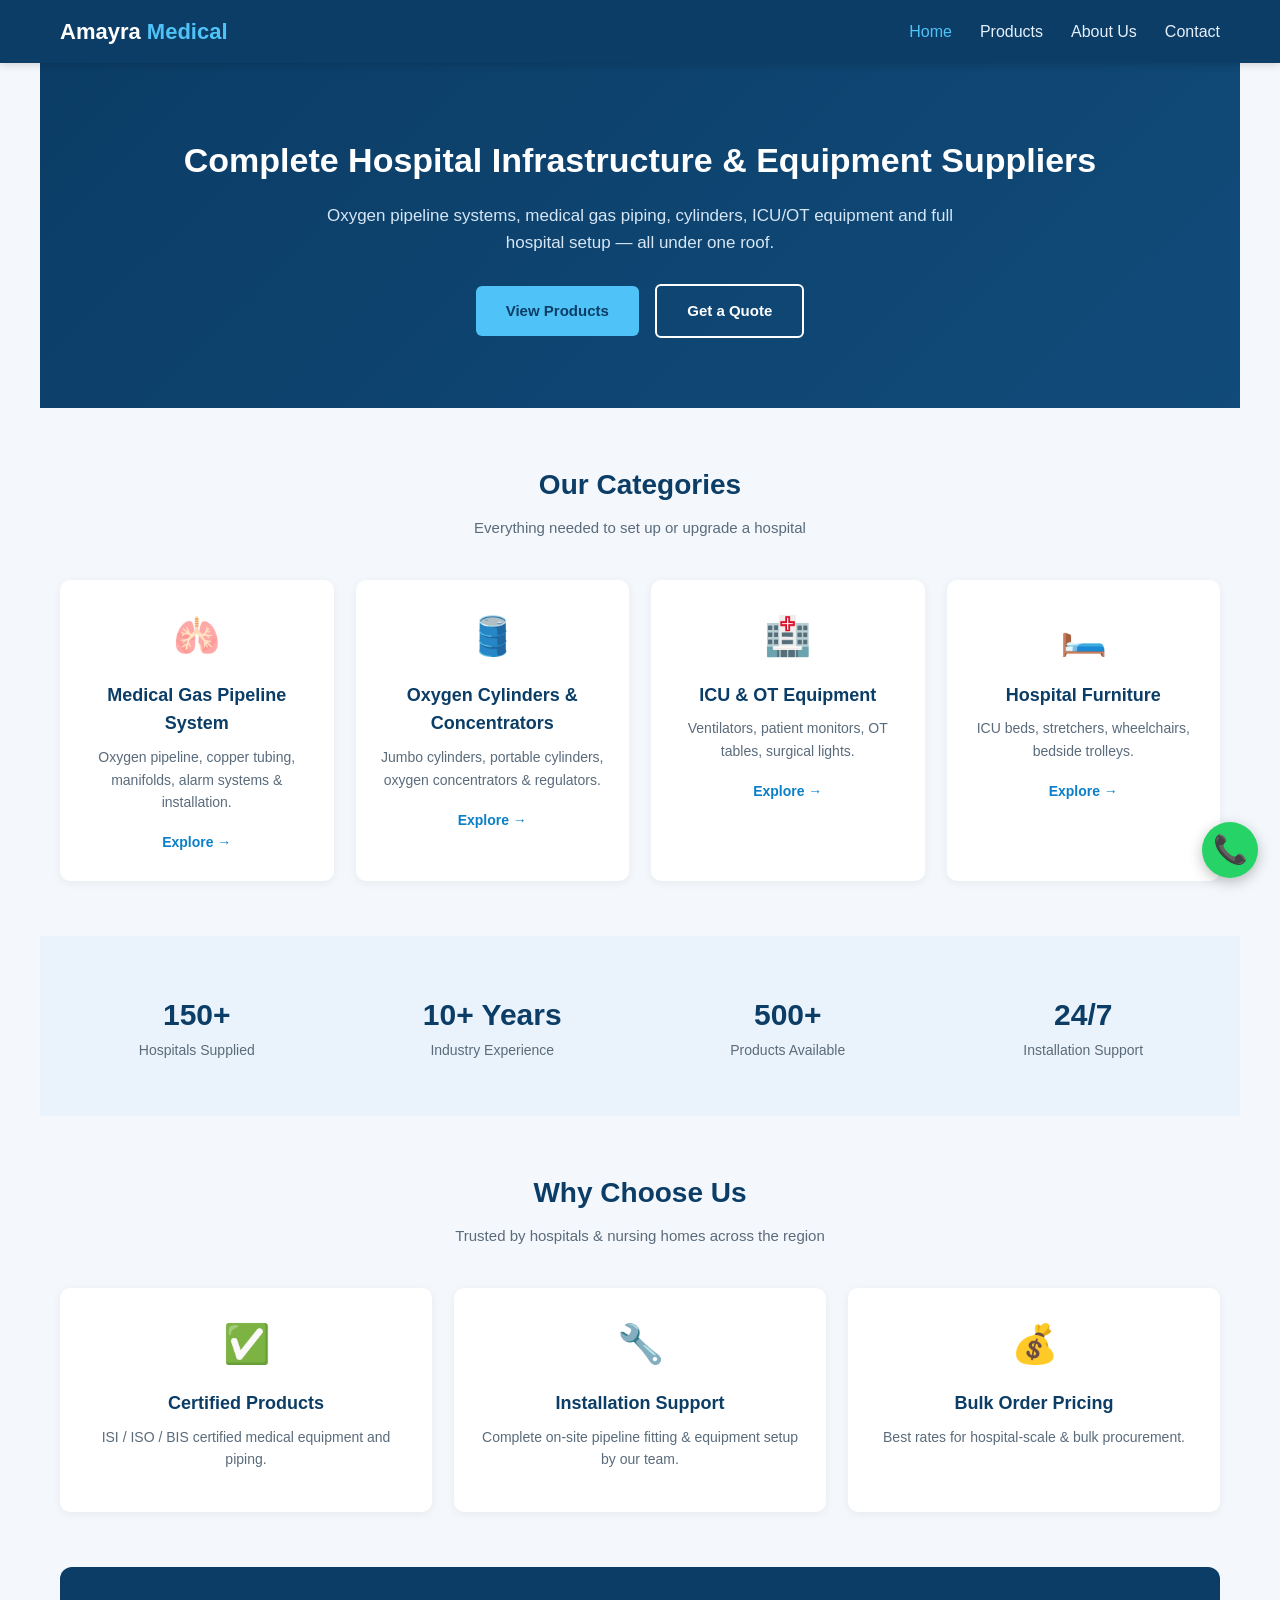
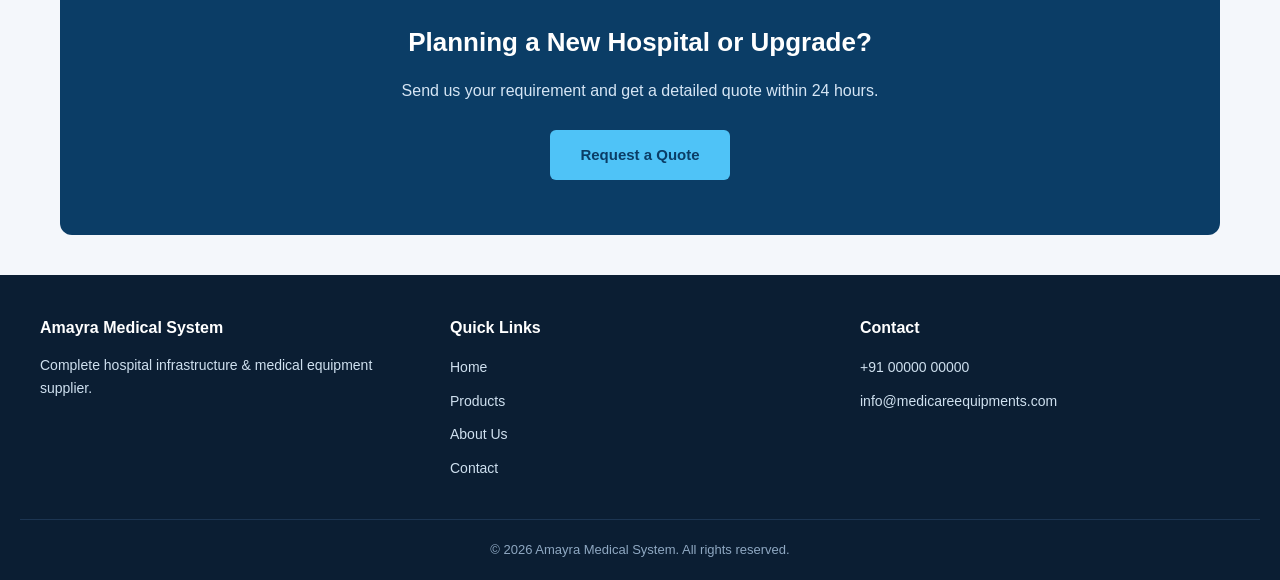
<file: index.html>
<!DOCTYPE html>
<html lang="en">
<head>
<meta charset="UTF-8">
<meta name="viewport" content="width=device-width, initial-scale=1.0">
<title>Amayra Medical System | Complete Hospital Setup Solutions</title>
<link rel="stylesheet" href="style.css">
</head>
<body>

<header>
    <div class="nav-wrap">
        <a href="index.html" class="logo">Amayra <span>Medical</span></a>
        <button class="menu-toggle" onclick="document.querySelector('nav ul').classList.toggle('show')">&#9776;</button>
        <nav>
            <ul>
                <li><a href="index.html" class="active">Home</a></li>
                <li><a href="products.html">Products</a></li>
                <li><a href="about.html">About Us</a></li>
                <li><a href="contact.html">Contact</a></li>
            </ul>
        </nav>
    </div>
</header>

<section class="hero">
    <h1>Complete Hospital Infrastructure &amp; Equipment Suppliers</h1>
    <p>Oxygen pipeline systems, medical gas piping, cylinders, ICU/OT equipment and full hospital setup — all under one roof.</p>
    <a href="products.html" class="btn">View Products</a>
    <a href="contact.html" class="btn btn-outline">Get a Quote</a>
</section>

<section>
    <h2 class="section-title">Our Categories</h2>
    <p class="section-sub">Everything needed to set up or upgrade a hospital</p>
    <div class="grid">
        <div class="card">
            <div class="icon">🫁</div>
            <h3>Medical Gas Pipeline System</h3>
            <p>Oxygen pipeline, copper tubing, manifolds, alarm systems &amp; installation.</p>
            <a href="products.html">Explore &rarr;</a>
        </div>
        <div class="card">
            <div class="icon">🛢️</div>
            <h3>Oxygen Cylinders &amp; Concentrators</h3>
            <p>Jumbo cylinders, portable cylinders, oxygen concentrators &amp; regulators.</p>
            <a href="products.html">Explore &rarr;</a>
        </div>
        <div class="card">
            <div class="icon">🏥</div>
            <h3>ICU &amp; OT Equipment</h3>
            <p>Ventilators, patient monitors, OT tables, surgical lights.</p>
            <a href="products.html">Explore &rarr;</a>
        </div>
        <div class="card">
            <div class="icon">🛏️</div>
            <h3>Hospital Furniture</h3>
            <p>ICU beds, stretchers, wheelchairs, bedside trolleys.</p>
            <a href="products.html">Explore &rarr;</a>
        </div>
    </div>
</section>

<section class="trust">
    <div class="grid">
        <div>
            <h2>150+</h2>
            <p>Hospitals Supplied</p>
        </div>
        <div>
            <h2>10+ Years</h2>
            <p>Industry Experience</p>
        </div>
        <div>
            <h2>500+</h2>
            <p>Products Available</p>
        </div>
        <div>
            <h2>24/7</h2>
            <p>Installation Support</p>
        </div>
    </div>
</section>

<section>
    <h2 class="section-title">Why Choose Us</h2>
    <p class="section-sub">Trusted by hospitals &amp; nursing homes across the region</p>
    <div class="grid">
        <div class="card">
            <div class="icon">✅</div>
            <h3>Certified Products</h3>
            <p>ISI / ISO / BIS certified medical equipment and piping.</p>
        </div>
        <div class="card">
            <div class="icon">🔧</div>
            <h3>Installation Support</h3>
            <p>Complete on-site pipeline fitting &amp; equipment setup by our team.</p>
        </div>
        <div class="card">
            <div class="icon">💰</div>
            <h3>Bulk Order Pricing</h3>
            <p>Best rates for hospital-scale &amp; bulk procurement.</p>
        </div>
    </div>
</section>

<section style="text-align:center; background:#0b3d66; color:#fff; border-radius:12px; max-width:1160px;">
    <h2 style="font-size:26px; margin-bottom:14px;">Planning a New Hospital or Upgrade?</h2>
    <p style="color:#d6e6f5; margin-bottom:26px;">Send us your requirement and get a detailed quote within 24 hours.</p>
    <a href="contact.html" class="btn">Request a Quote</a>
</section>

<footer>
    <div class="footer-wrap">
        <div>
            <h4>Amayra Medical System</h4>
            <p style="font-size:14px;">Complete hospital infrastructure &amp; medical equipment supplier.</p>
        </div>
        <div>
            <h4>Quick Links</h4>
            <ul>
                <li><a href="index.html">Home</a></li>
                <li><a href="products.html">Products</a></li>
                <li><a href="about.html">About Us</a></li>
                <li><a href="contact.html">Contact</a></li>
            </ul>
        </div>
        <div>
            <h4>Contact</h4>
            <ul>
                <li><a href="tel:+918377876177">+91 00000 00000</a></li>
                <li><a href="mailto: nitishkumar21754@gmail.com">info@medicareequipments.com</a></li>
            </ul>
        </div>
    </div>
    <div class="footer-bottom">&copy; 2026 Amayra Medical System. All rights reserved.</div>
</footer>

<a href="https://wa.me/+918377876177" class="whatsapp-float" target="_blank">&#128222;</a>

</body>
</html>
</file>
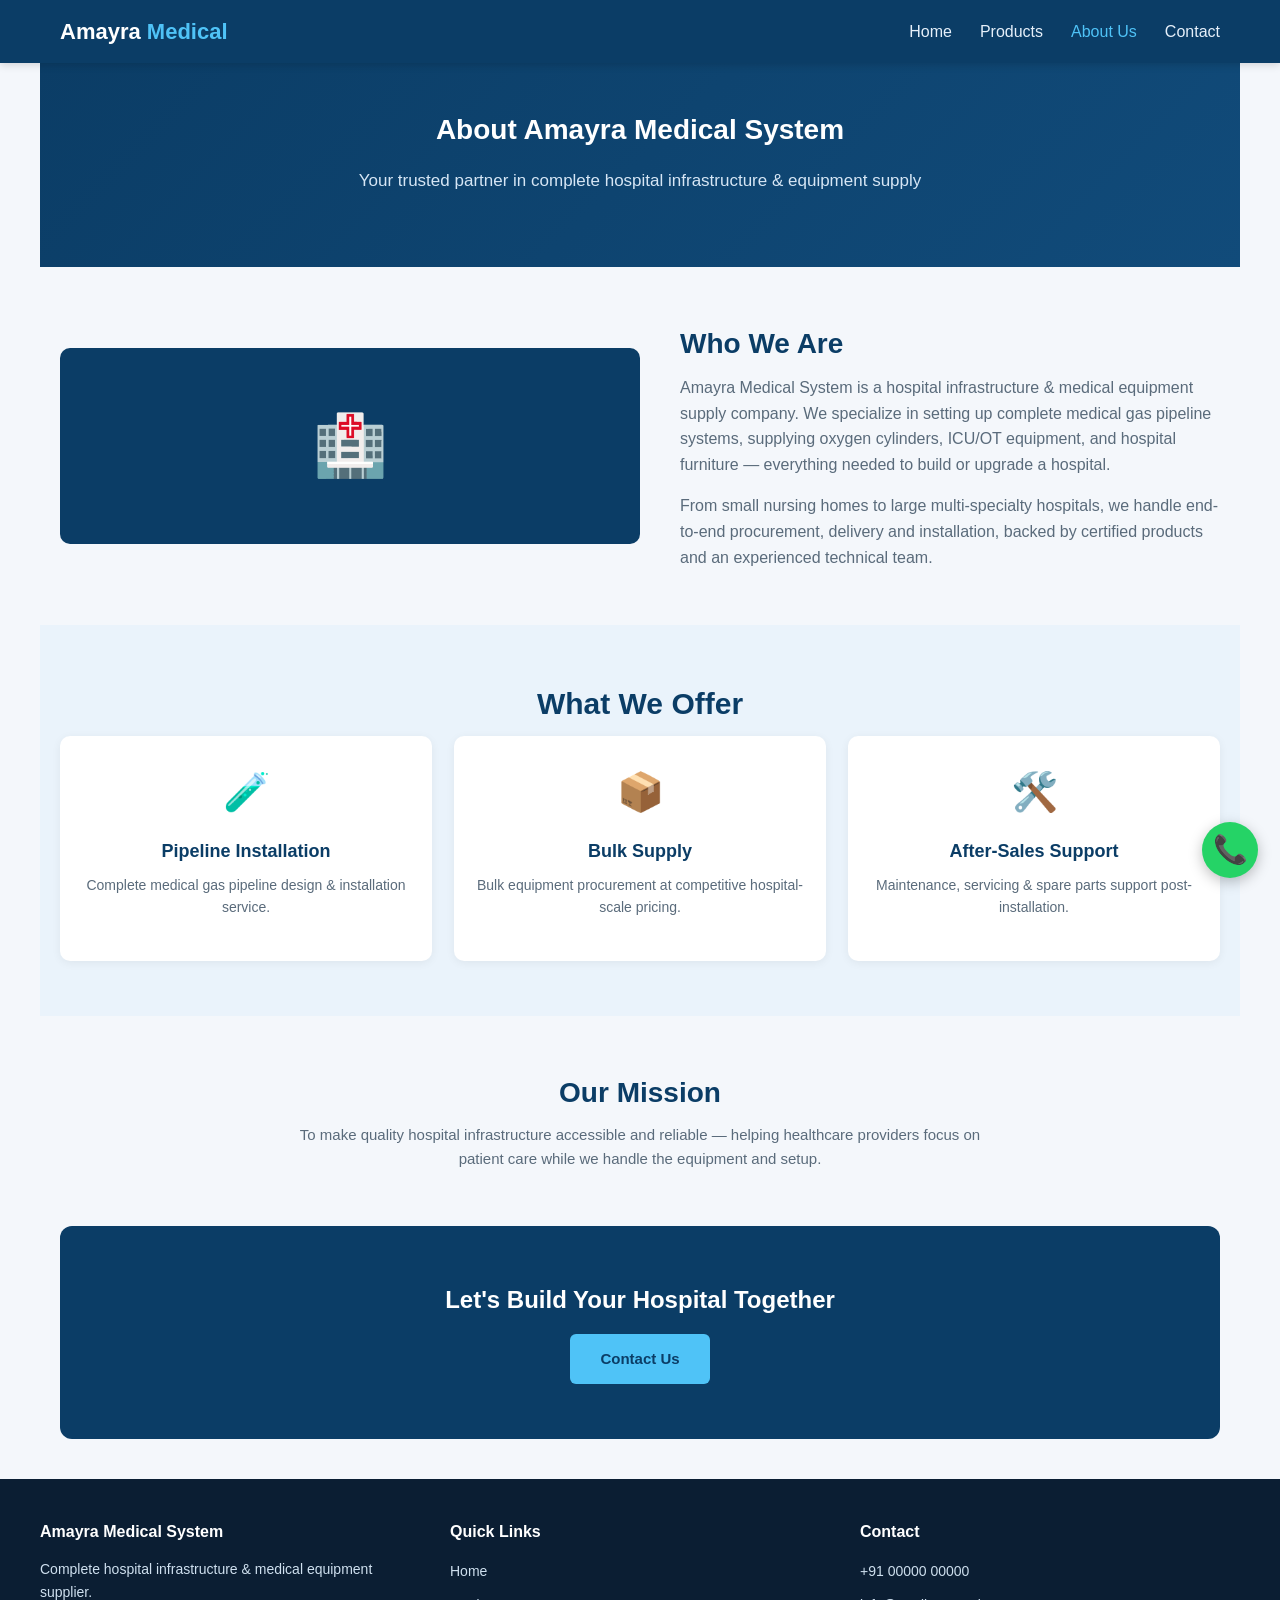
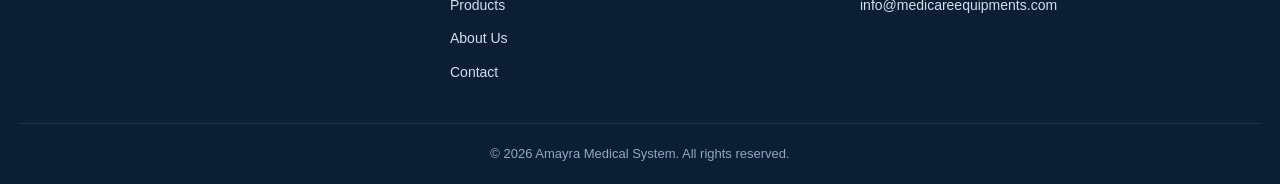
<file: about-3.html>
<!DOCTYPE html>
<html lang="en">
<head>
<meta charset="UTF-8">
<meta name="viewport" content="width=device-width, initial-scale=1.0">
<title>About Us | Amayra Medical System</title>
<link rel="stylesheet" href="style.css">
</head>
<body>

<header>
    <div class="nav-wrap">
        <a href="index.html" class="logo">Amayra <span>Medical</span></a>
        <button class="menu-toggle" onclick="document.querySelector('nav ul').classList.toggle('show')">&#9776;</button>
        <nav>
            <ul>
                <li><a href="index.html">Home</a></li>
                <li><a href="products.html">Products</a></li>
                <li><a href="about.html" class="active">About Us</a></li>
                <li><a href="contact.html">Contact</a></li>
            </ul>
        </nav>
    </div>
</header>

<section class="hero" style="padding:45px 20px;">
    <h1 style="font-size:28px;">About Amayra Medical System</h1>
    <p>Your trusted partner in complete hospital infrastructure &amp; equipment supply</p>
</section>

<section>
    <div class="about-flex">
        <div class="icon-block">🏥</div>
        <div>
            <h2 class="section-title" style="text-align:left;">Who We Are</h2>
            <p style="color:#5a6b7b; margin-bottom:16px;">
                Amayra Medical System is a hospital infrastructure &amp; medical equipment supply company.
                We specialize in setting up complete medical gas pipeline systems, supplying oxygen cylinders,
                ICU/OT equipment, and hospital furniture — everything needed to build or upgrade a hospital.
            </p>
            <p style="color:#5a6b7b;">
                From small nursing homes to large multi-specialty hospitals, we handle end-to-end procurement,
                delivery and installation, backed by certified products and an experienced technical team.
            </p>
        </div>
    </div>
</section>

<section class="trust">
    <h2 class="section-title">What We Offer</h2>
    <div class="grid">
        <div class="card">
            <div class="icon">🧪</div>
            <h3>Pipeline Installation</h3>
            <p>Complete medical gas pipeline design &amp; installation service.</p>
        </div>
        <div class="card">
            <div class="icon">📦</div>
            <h3>Bulk Supply</h3>
            <p>Bulk equipment procurement at competitive hospital-scale pricing.</p>
        </div>
        <div class="card">
            <div class="icon">🛠️</div>
            <h3>After-Sales Support</h3>
            <p>Maintenance, servicing &amp; spare parts support post-installation.</p>
        </div>
    </div>
</section>

<section>
    <h2 class="section-title">Our Mission</h2>
    <p class="section-sub" style="max-width:700px; margin:0 auto;">
        To make quality hospital infrastructure accessible and reliable — helping healthcare providers
        focus on patient care while we handle the equipment and setup.
    </p>
</section>

<section style="text-align:center; background:#0b3d66; color:#fff; border-radius:12px; max-width:1160px;">
    <h2 style="font-size:24px; margin-bottom:14px;">Let's Build Your Hospital Together</h2>
    <a href="contact.html" class="btn">Contact Us</a>
</section>

<footer>
    <div class="footer-wrap">
        <div>
            <h4>Amayra Medical System</h4>
            <p style="font-size:14px;">Complete hospital infrastructure &amp; medical equipment supplier.</p>
        </div>
        <div>
            <h4>Quick Links</h4>
            <ul>
                <li><a href="index.html">Home</a></li>
                <li><a href="products.html">Products</a></li>
                <li><a href="about.html">About Us</a></li>
                <li><a href="contact.html">Contact</a></li>
            </ul>
        </div>
        <div>
            <h4>Contact</h4>
            <ul>
                <li><a href="tel:+910000000000">+91 00000 00000</a></li>
                <li><a href="mailto:info@medicareequipments.com">info@medicareequipments.com</a></li>
            </ul>
        </div>
    </div>
    <div class="footer-bottom">&copy; 2026 Amayra Medical System. All rights reserved.</div>
</footer>

<a href="https://wa.me/910000000000" class="whatsapp-float" target="_blank">&#128222;</a>

</body>
</html>
</file>
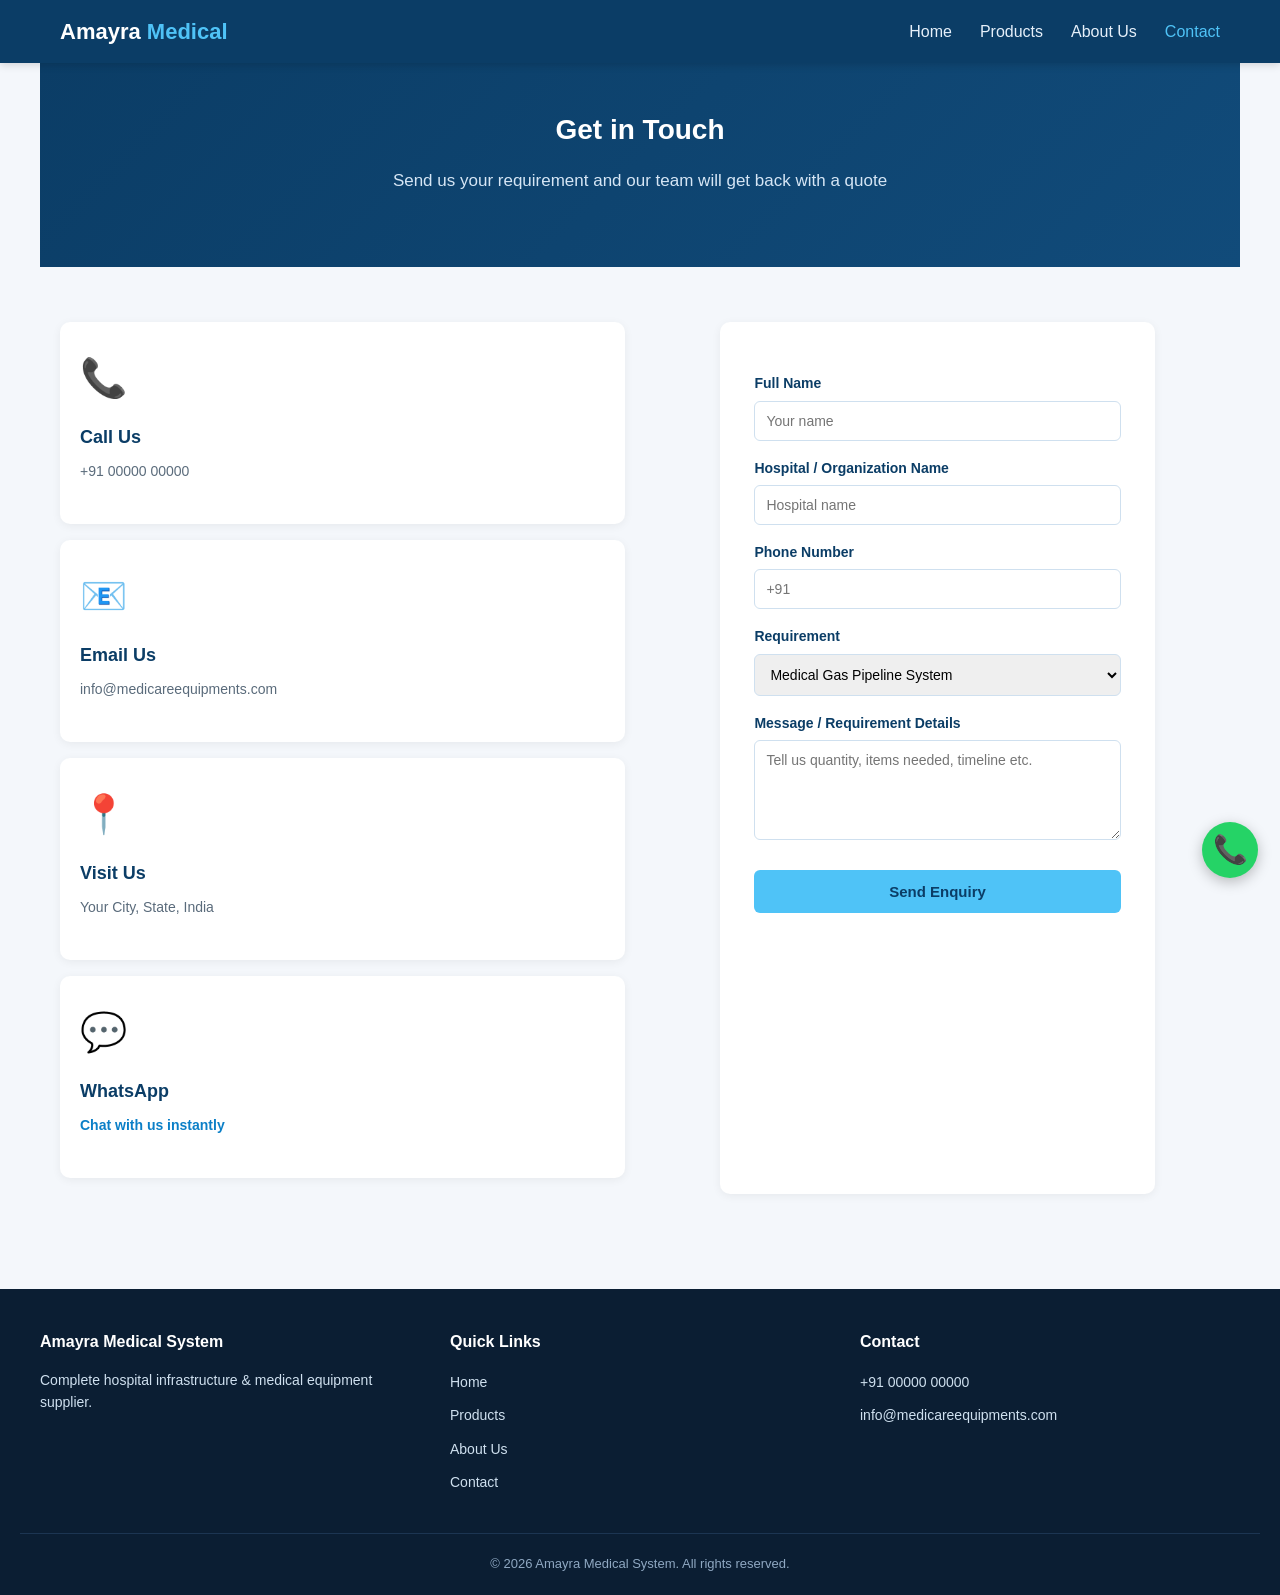
<file: contact-1.html>
<!DOCTYPE html>
<html lang="en">
<head>
<meta charset="UTF-8">
<meta name="viewport" content="width=device-width, initial-scale=1.0">
<title>Contact Us | Amayra Medical System</title>
<link rel="stylesheet" href="style.css">
</head>
<body>

<header>
    <div class="nav-wrap">
        <a href="index.html" class="logo">Amayra <span>Medical</span></a>
        <button class="menu-toggle" onclick="document.querySelector('nav ul').classList.toggle('show')">&#9776;</button>
        <nav>
            <ul>
                <li><a href="index.html">Home</a></li>
                <li><a href="products.html">Products</a></li>
                <li><a href="about.html">About Us</a></li>
                <li><a href="contact.html" class="active">Contact</a></li>
            </ul>
        </nav>
    </div>
</header>

<section class="hero" style="padding:45px 20px;">
    <h1 style="font-size:28px;">Get in Touch</h1>
    <p>Send us your requirement and our team will get back with a quote</p>
</section>

<section>
    <div class="contact-grid">
        <div class="contact-info">
            <div class="card">
                <div class="icon">📞</div>
                <h3>Call Us</h3>
                <p>+91 00000 00000</p>
            </div>
            <div class="card">
                <div class="icon">📧</div>
                <h3>Email Us</h3>
                <p>info@medicareequipments.com</p>
            </div>
            <div class="card">
                <div class="icon">📍</div>
                <h3>Visit Us</h3>
                <p>Your City, State, India</p>
            </div>
            <div class="card">
                <div class="icon">💬</div>
                <h3>WhatsApp</h3>
                <p><a href="https://wa.me/910000000000" target="_blank">Chat with us instantly</a></p>
            </div>
        </div>

        <form class="form-wrap" onsubmit="handleSubmit(event)">
            <label for="name">Full Name</label>
            <input type="text" id="name" required placeholder="Your name">

            <label for="hospital">Hospital / Organization Name</label>
            <input type="text" id="hospital" placeholder="Hospital name">

            <label for="phone">Phone Number</label>
            <input type="tel" id="phone" required placeholder="+91">

            <label for="category">Requirement</label>
            <select id="category">
                <option>Medical Gas Pipeline System</option>
                <option>Oxygen Cylinders / Concentrators</option>
                <option>ICU / OT Equipment</option>
                <option>Hospital Furniture</option>
                <option>Complete Hospital Setup</option>
                <option>Other</option>
            </select>

            <label for="message">Message / Requirement Details</label>
            <textarea id="message" placeholder="Tell us quantity, items needed, timeline etc."></textarea>

            <button type="submit" class="btn">Send Enquiry</button>
        </form>
    </div>
</section>

<footer>
    <div class="footer-wrap">
        <div>
            <h4>Amayra Medical System</h4>
            <p style="font-size:14px;">Complete hospital infrastructure &amp; medical equipment supplier.</p>
        </div>
        <div>
            <h4>Quick Links</h4>
            <ul>
                <li><a href="index.html">Home</a></li>
                <li><a href="products.html">Products</a></li>
                <li><a href="about.html">About Us</a></li>
                <li><a href="contact.html">Contact</a></li>
            </ul>
        </div>
        <div>
            <h4>Contact</h4>
            <ul>
                <li><a href="tel:+910000000000">+91 00000 00000</a></li>
                <li><a href="mailto:info@medicareequipments.com">info@medicareequipments.com</a></li>
            </ul>
        </div>
    </div>
    <div class="footer-bottom">&copy; 2026 Amayra Medical System. All rights reserved.</div>
</footer>

<a href="https://wa.me/910000000000" class="whatsapp-float" target="_blank">&#128222;</a>

<script>
function handleSubmit(e) {
    e.preventDefault();
    alert("Thank you! Your enquiry has been noted. We'll contact you shortly.\n\n(Note: connect this form to an email service or backend to actually receive submissions.)");
    e.target.reset();
}
</script>

</body>
</html>
</file>
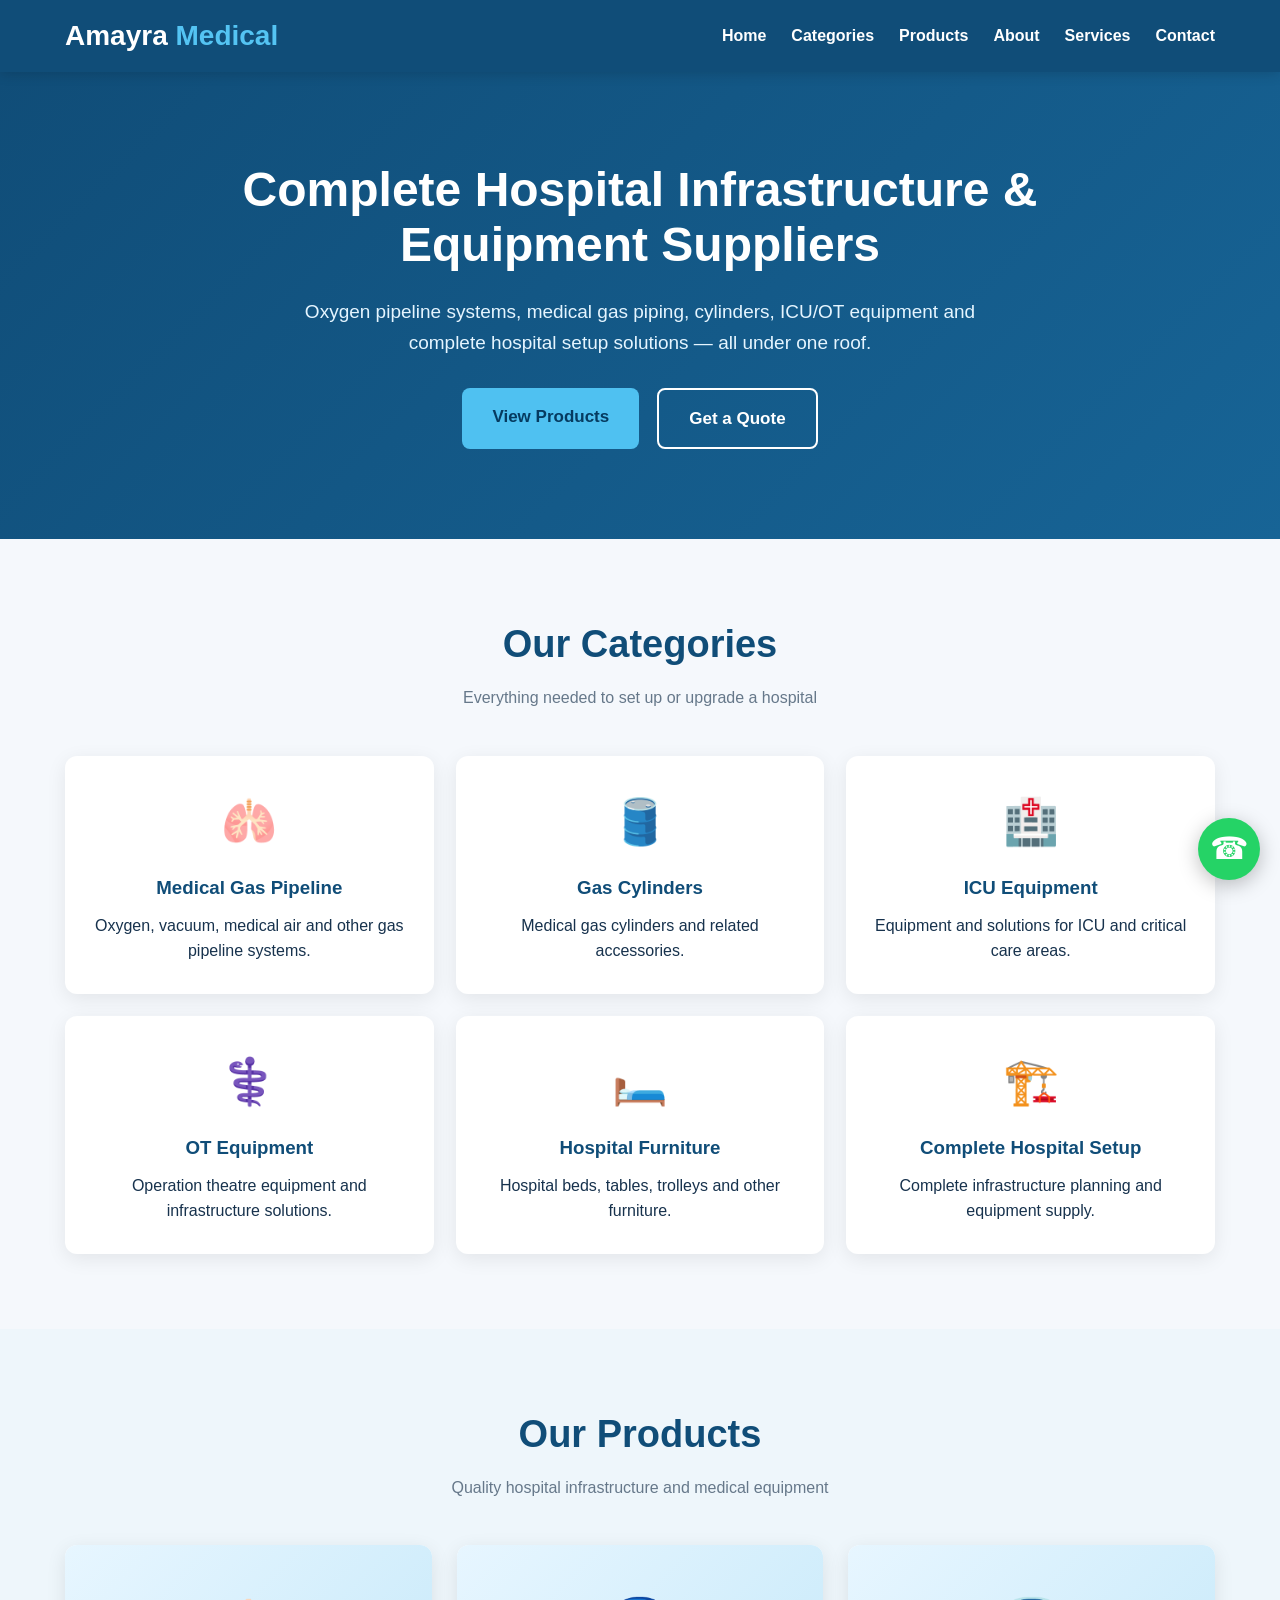
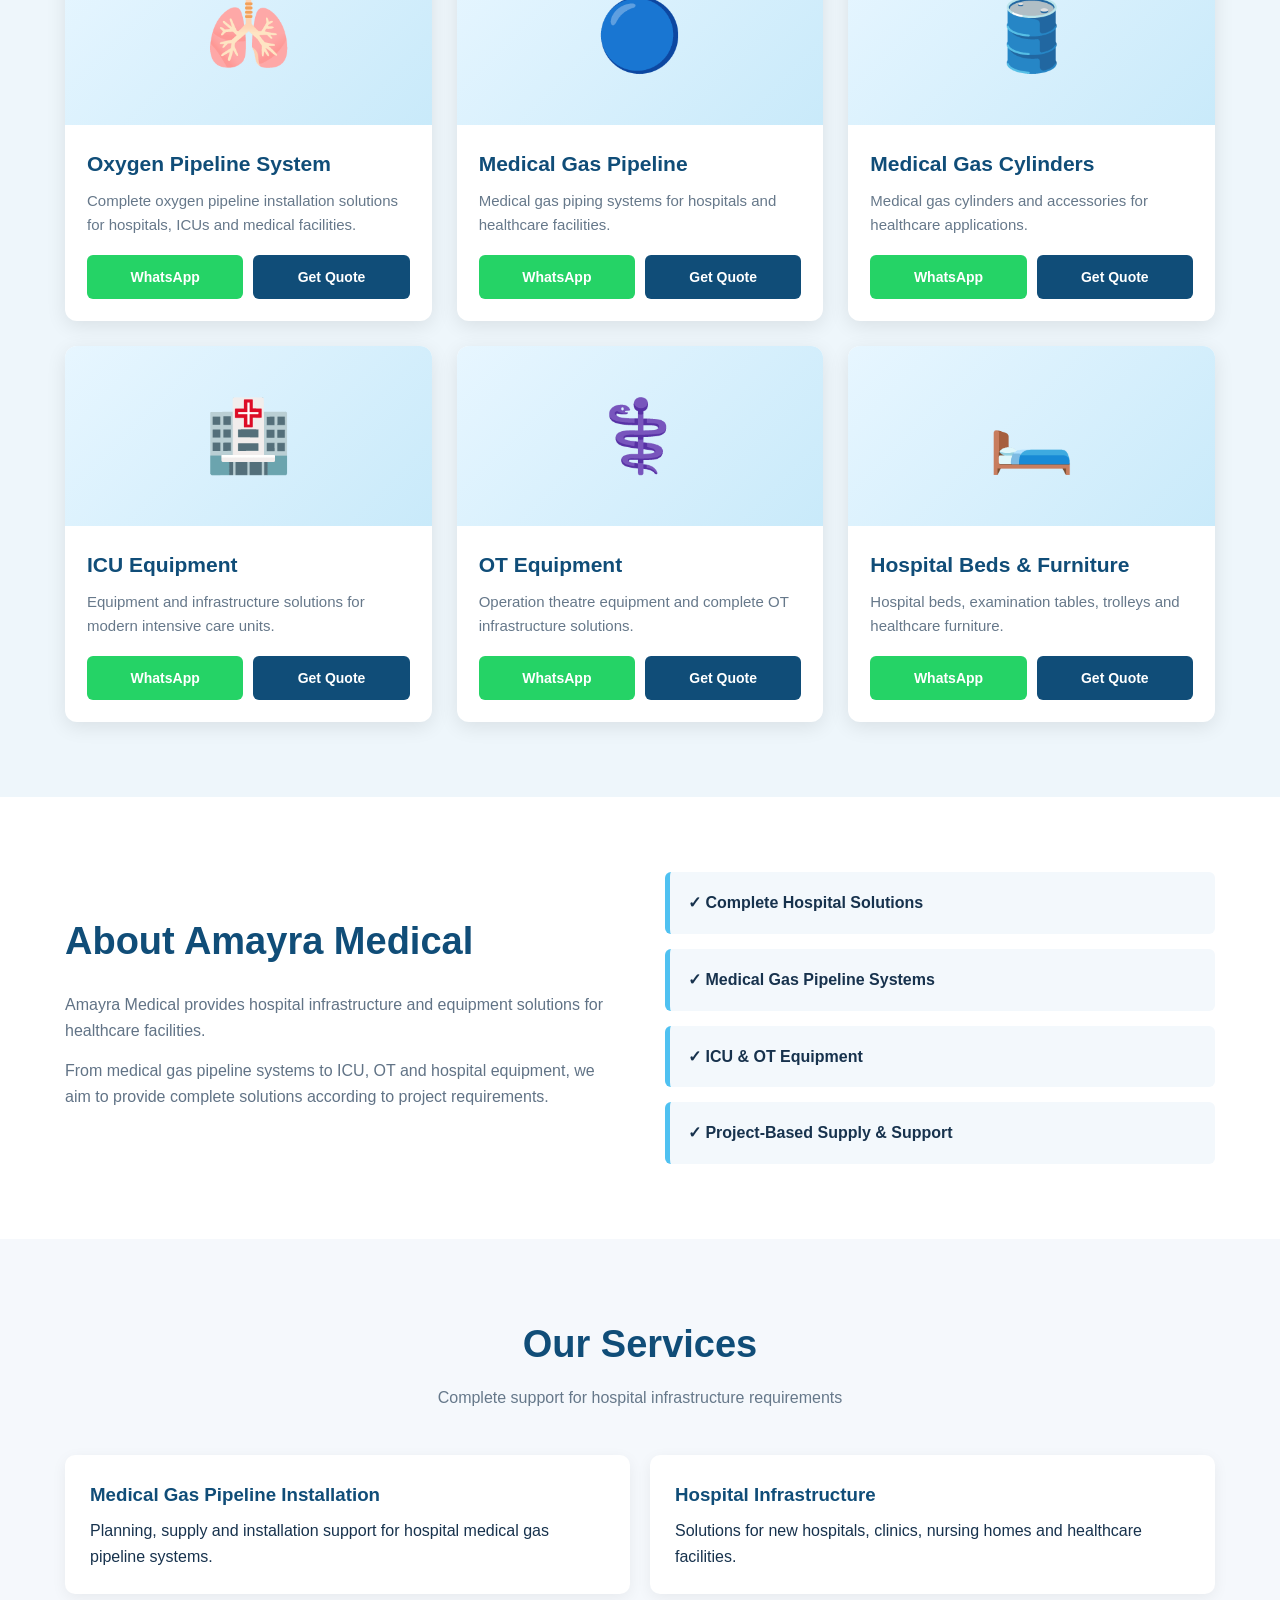
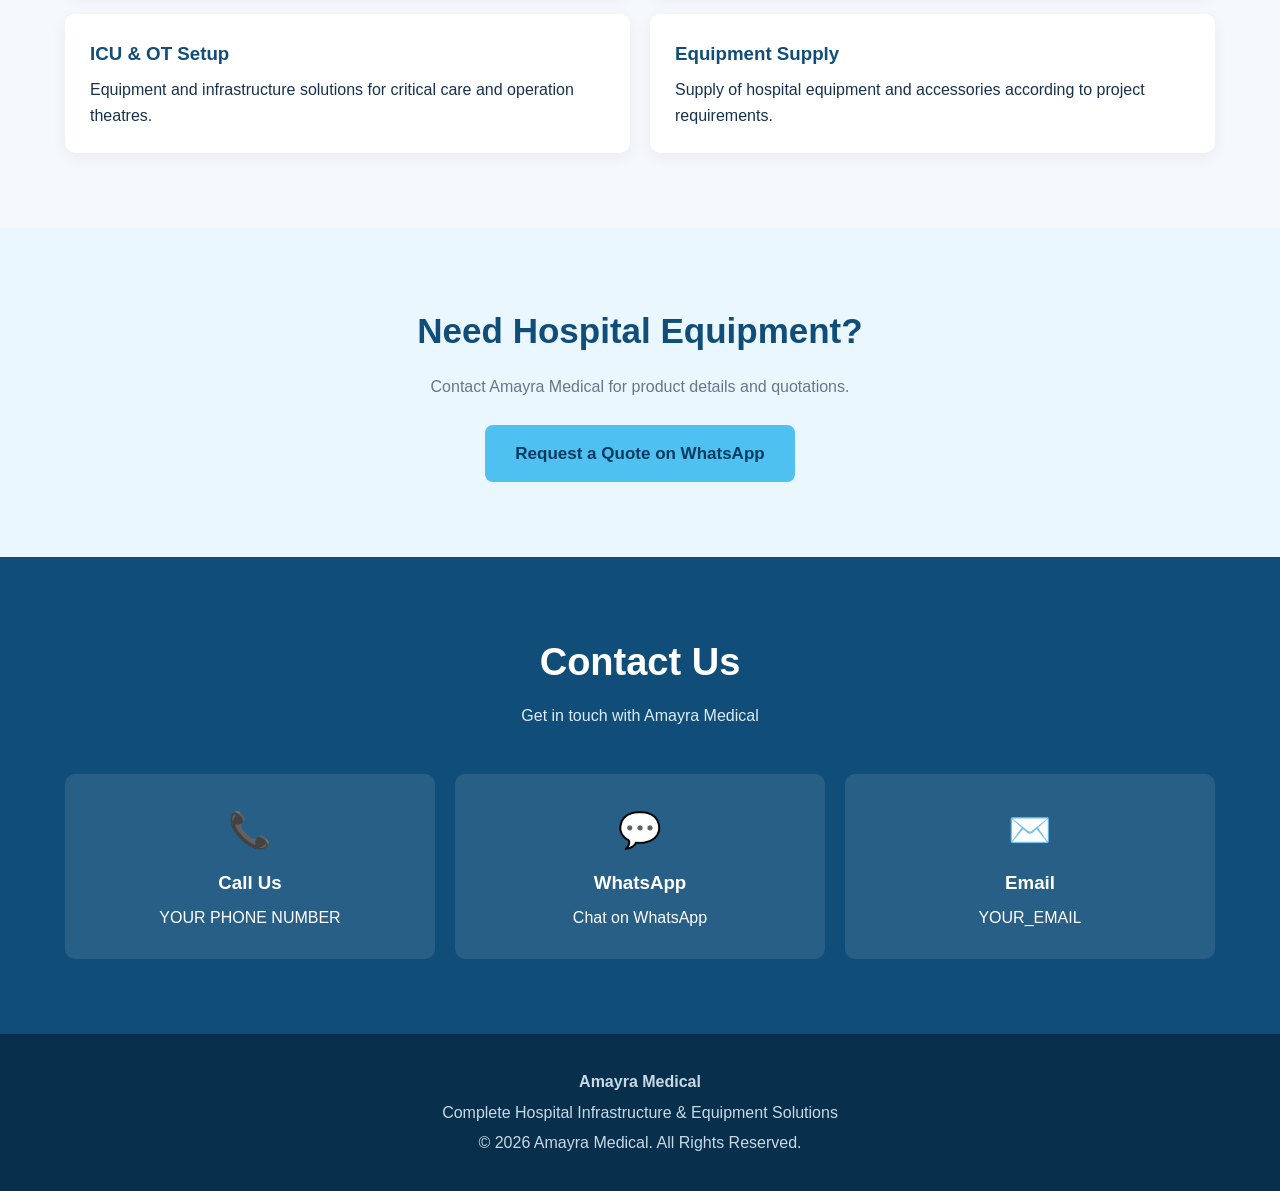
<file: index-.html>
<!DOCTYPE html>
<html lang="en">
<head>
<meta charset="UTF-8">
<meta name="viewport" content="width=device-width, initial-scale=1.0">

<title>Amayra Medical | Hospital Infrastructure & Equipment</title>

<meta name="description"
content="Amayra Medical supplies complete hospital infrastructure, medical gas systems, oxygen pipelines, ICU, OT equipment and hospital setup solutions.">

<style>

*{
    margin:0;
    padding:0;
    box-sizing:border-box;
    font-family:Arial,Helvetica,sans-serif;
}

html{
    scroll-behavior:smooth;
}

body{
    background:#f5f8fc;
    color:#17324d;
    line-height:1.6;
}

a{
    text-decoration:none;
}

.container{
    width:92%;
    max-width:1150px;
    margin:auto;
}

/* HEADER */

header{
    background:#104d78;
    color:white;
    position:sticky;
    top:0;
    z-index:1000;
    box-shadow:0 2px 12px rgba(0,0,0,.15);
}

.navbar{
    min-height:72px;
    display:flex;
    justify-content:space-between;
    align-items:center;
}

.logo{
    font-size:28px;
    font-weight:bold;
}

.logo span{
    color:#54c4f3;
}

.nav-links{
    display:flex;
    gap:25px;
}

.nav-links a{
    color:white;
    font-weight:bold;
}

.menu-btn{
    display:none;
    font-size:30px;
    cursor:pointer;
}

/* HERO */

.hero{
    background:linear-gradient(135deg,#104d78,#176496);
    color:white;
    padding:90px 0;
    text-align:center;
}

.hero h1{
    font-size:48px;
    line-height:1.15;
    max-width:900px;
    margin:auto;
}

.hero p{
    max-width:750px;
    margin:25px auto;
    font-size:19px;
    color:#e5f5ff;
}

.buttons{
    display:flex;
    justify-content:center;
    gap:18px;
    flex-wrap:wrap;
    margin-top:30px;
}

.btn{
    display:inline-block;
    padding:15px 30px;
    border-radius:8px;
    font-size:17px;
    font-weight:bold;
    cursor:pointer;
}

.btn-primary{
    background:#4fc1f1;
    color:#063b60;
}

.btn-outline{
    border:2px solid white;
    color:white;
}

/* SECTION */

section{
    padding:75px 0;
}

.section-title{
    text-align:center;
    margin-bottom:45px;
}

.section-title h2{
    font-size:38px;
    color:#104d78;
}

.section-title p{
    color:#66788a;
    margin-top:10px;
}

/* CATEGORIES */

.categories{
    display:grid;
    grid-template-columns:repeat(3,1fr);
    gap:22px;
}

.category{
    background:white;
    padding:30px 22px;
    text-align:center;
    border-radius:12px;
    box-shadow:0 5px 20px rgba(0,0,0,.08);
    transition:.3s;
}

.category:hover{
    transform:translateY(-5px);
}

.category-icon{
    font-size:45px;
    margin-bottom:15px;
}

.category h3{
    color:#104d78;
    margin-bottom:10px;
}

/* PRODUCTS */

.products{
    display:grid;
    grid-template-columns:repeat(3,1fr);
    gap:25px;
}

.product{
    background:white;
    border-radius:12px;
    overflow:hidden;
    box-shadow:0 5px 20px rgba(0,0,0,.09);
    transition:.3s;
}

.product:hover{
    transform:translateY(-5px);
}

.product-img{
    height:180px;
    background:linear-gradient(135deg,#e7f6ff,#c9eafa);
    display:flex;
    align-items:center;
    justify-content:center;
    font-size:70px;
}

.product-content{
    padding:22px;
}

.product h3{
    color:#104d78;
    font-size:21px;
    margin-bottom:8px;
}

.product p{
    color:#66788a;
    font-size:15px;
}

.product-buttons{
    display:flex;
    gap:10px;
    margin-top:18px;
}

.small-btn{
    flex:1;
    padding:11px 8px;
    text-align:center;
    border-radius:6px;
    font-weight:bold;
    font-size:14px;
}

.whatsapp{
    background:#25D366;
    color:white;
}

.quote{
    background:#104d78;
    color:white;
}

/* ABOUT */

.about{
    background:white;
}

.about-grid{
    display:grid;
    grid-template-columns:1fr 1fr;
    gap:50px;
    align-items:center;
}

.about h2{
    color:#104d78;
    font-size:38px;
    margin-bottom:20px;
}

.about p{
    color:#617386;
    margin-bottom:15px;
}

.features{
    display:grid;
    gap:15px;
}

.feature{
    padding:18px;
    background:#f3f8fc;
    border-left:5px solid #4fc1f1;
    border-radius:6px;
}

/* SERVICES */

.services{
    display:grid;
    grid-template-columns:repeat(2,1fr);
    gap:20px;
}

.service{
    background:white;
    padding:25px;
    border-radius:10px;
    box-shadow:0 4px 15px rgba(0,0,0,.06);
}

.service h3{
    color:#104d78;
    margin-bottom:8px;
}

/* CONTACT */

.contact{
    background:#104d78;
    color:white;
}

.contact .section-title h2{
    color:white;
}

.contact .section-title p{
    color:#dcecf7;
}

.contact-grid{
    display:grid;
    grid-template-columns:repeat(3,1fr);
    gap:20px;
}

.contact-card{
    background:rgba(255,255,255,.1);
    padding:28px;
    text-align:center;
    border-radius:10px;
}

.contact-card .icon{
    font-size:35px;
    margin-bottom:10px;
}

.contact-card h3{
    margin-bottom:8px;
}

.contact-card a{
    color:white;
    word-break:break-word;
}

/* CTA */

.cta{
    background:#eaf7ff;
    text-align:center;
}

.cta h2{
    color:#104d78;
    font-size:35px;
}

.cta p{
    margin:15px auto 25px;
    color:#65788a;
}

/* FOOTER */

footer{
    background:#082f4b;
    color:white;
    text-align:center;
    padding:30px 15px;
}

footer p{
    margin:5px;
    color:#c8d9e5;
}

/* FLOATING WHATSAPP */

.whatsapp-float{
    position:fixed;
    right:20px;
    bottom:20px;
    width:62px;
    height:62px;
    background:#25D366;
    color:white;
    border-radius:50%;
    display:flex;
    align-items:center;
    justify-content:center;
    font-size:31px;
    box-shadow:0 5px 20px rgba(0,0,0,.25);
    z-index:999;
}

/* MOBILE */

@media(max-width:800px){

    .nav-links{
        display:none;
        position:absolute;
        top:72px;
        left:0;
        width:100%;
        background:#104d78;
        flex-direction:column;
        padding:20px;
        gap:18px;
    }

    .nav-links.active{
        display:flex;
    }

    .menu-btn{
        display:block;
    }

    .hero{
        padding:65px 15px;
    }

    .hero h1{
        font-size:34px;
    }

    .hero p{
        font-size:17px;
    }

    .categories,
    .products,
    .contact-grid{
        grid-template-columns:1fr;
    }

    .about-grid{
        grid-template-columns:1fr;
    }

    .services{
        grid-template-columns:1fr;
    }

    section{
        padding:55px 0;
    }

    .section-title h2,
    .about h2{
        font-size:30px;
    }

}

</style>
</head>

<body>

<header>

<div class="container navbar">

<div class="logo">
Amayra <span>Medical</span>
</div>

<div class="menu-btn" onclick="toggleMenu()">☰</div>

<nav class="nav-links" id="navLinks">
<a href="#home">Home</a>
<a href="#categories">Categories</a>
<a href="#products">Products</a>
<a href="#about">About</a>
<a href="#services">Services</a>
<a href="#contact">Contact</a>
</nav>

</div>

</header>


<!-- HERO -->

<section class="hero" id="home">

<div class="container">

<h1>
Complete Hospital Infrastructure & Equipment Suppliers
</h1>

<p>
Oxygen pipeline systems, medical gas piping, cylinders,
ICU/OT equipment and complete hospital setup solutions —
all under one roof.
</p>

<div class="buttons">

<a class="btn btn-primary" href="#products">
View Products
</a>

<a class="btn btn-outline" href="#contact">
Get a Quote
</a>

</div>

</div>

</section>


<!-- CATEGORIES -->

<section id="categories">

<div class="container">

<div class="section-title">

<h2>Our Categories</h2>

<p>
Everything needed to set up or upgrade a hospital
</p>

</div>


<div class="categories">

<div class="category">
<div class="category-icon">🫁</div>
<h3>Medical Gas Pipeline</h3>
<p>Oxygen, vacuum, medical air and other gas pipeline systems.</p>
</div>


<div class="category">
<div class="category-icon">🛢️</div>
<h3>Gas Cylinders</h3>
<p>Medical gas cylinders and related accessories.</p>
</div>


<div class="category">
<div class="category-icon">🏥</div>
<h3>ICU Equipment</h3>
<p>Equipment and solutions for ICU and critical care areas.</p>
</div>


<div class="category">
<div class="category-icon">⚕️</div>
<h3>OT Equipment</h3>
<p>Operation theatre equipment and infrastructure solutions.</p>
</div>


<div class="category">
<div class="category-icon">🛏️</div>
<h3>Hospital Furniture</h3>
<p>Hospital beds, tables, trolleys and other furniture.</p>
</div>


<div class="category">
<div class="category-icon">🏗️</div>
<h3>Complete Hospital Setup</h3>
<p>Complete infrastructure planning and equipment supply.</p>
</div>

</div>

</div>

</section>


<!-- PRODUCTS -->

<section id="products" style="background:#eef6fb;">

<div class="container">

<div class="section-title">

<h2>Our Products</h2>

<p>
Quality hospital infrastructure and medical equipment
</p>

</div>


<div class="products">


<div class="product">

<div class="product-img">🫁</div>

<div class="product-content">

<h3>Oxygen Pipeline System</h3>

<p>
Complete oxygen pipeline installation solutions
for hospitals, ICUs and medical facilities.
</p>

<div class="product-buttons">

<a class="small-btn whatsapp"
href="https://wa.me/YOUR_PHONE_NUMBER?text=Hello%20Amayra%20Medical,%20I%20want%20information%20about%20Oxygen%20Pipeline%20System."
target="_blank">
WhatsApp
</a>

<a class="small-btn quote"
href="#contact">
Get Quote
</a>

</div>

</div>

</div>



<div class="product">

<div class="product-img">🔵</div>

<div class="product-content">

<h3>Medical Gas Pipeline</h3>

<p>
Medical gas piping systems for hospitals and
healthcare facilities.
</p>

<div class="product-buttons">

<a class="small-btn whatsapp"
href="https://wa.me/YOUR_PHONE_NUMBER?text=Hello%20Amayra%20Medical,%20I%20need%20a%20quotation%20for%20Medical%20Gas%20Pipeline."
target="_blank">
WhatsApp
</a>

<a class="small-btn quote"
href="#contact">
Get Quote
</a>

</div>

</div>

</div>



<div class="product">

<div class="product-img">🛢️</div>

<div class="product-content">

<h3>Medical Gas Cylinders</h3>

<p>
Medical gas cylinders and accessories for
healthcare applications.
</p>

<div class="product-buttons">

<a class="small-btn whatsapp"
href="https://wa.me/YOUR_PHONE_NUMBER?text=Hello%20Amayra%20Medical,%20I%20need%20information%20about%20Medical%20Gas%20Cylinders."
target="_blank">
WhatsApp
</a>

<a class="small-btn quote"
href="#contact">
Get Quote
</a>

</div>

</div>

</div>



<div class="product">

<div class="product-img">🏥</div>

<div class="product-content">

<h3>ICU Equipment</h3>

<p>
Equipment and infrastructure solutions for
modern intensive care units.
</p>

<div class="product-buttons">

<a class="small-btn whatsapp"
href="https://wa.me/+918377876177?text=Hello%20Amayra%20Medical,%20I%20need%20information%20about%20ICU%20Equipment."
target="_blank">
WhatsApp
</a>

<a class="small-btn quote"
href="#contact">
Get Quote
</a>

</div>

</div>

</div>



<div class="product">

<div class="product-img">⚕️</div>

<div class="product-content">

<h3>OT Equipment</h3>

<p>
Operation theatre equipment and complete OT
infrastructure solutions.
</p>

<div class="product-buttons">

<a class="small-btn whatsapp"
href="https://wa.me/+918377876177?text=Hello%20Amayra%20Medical,%20I%20need%20information%20about%20OT%20Equipment."
target="_blank">
WhatsApp
</a>

<a class="small-btn quote"
href="#contact">
Get Quote
</a>

</div>

</div>

</div>



<div class="product">

<div class="product-img">🛏️</div>

<div class="product-content">

<h3>Hospital Beds & Furniture</h3>

<p>
Hospital beds, examination tables, trolleys
and healthcare furniture.
</p>

<div class="product-buttons">

<a class="small-btn whatsapp"
href="https://wa.me/+918377876177?text=Hello%20Amayra%20Medical,%20I%20need%20information%20about%20Hospital%20Furniture."
target="_blank">
WhatsApp
</a>

<a class="small-btn quote"
href="#contact">
Get Quote
</a>

</div>

</div>

</div>


</div>

</div>

</section>


<!-- ABOUT -->

<section class="about" id="about">

<div class="container about-grid">

<div>

<h2>About Amayra Medical</h2>

<p>
Amayra Medical provides hospital infrastructure
and equipment solutions for healthcare facilities.
</p>

<p>
From medical gas pipeline systems to ICU, OT and
hospital equipment, we aim to provide complete
solutions according to project requirements.
</p>

</div>


<div class="features">

<div class="feature">
<strong>✓ Complete Hospital Solutions</strong>
</div>

<div class="feature">
<strong>✓ Medical Gas Pipeline Systems</strong>
</div>

<div class="feature">
<strong>✓ ICU & OT Equipment</strong>
</div>

<div class="feature">
<strong>✓ Project-Based Supply & Support</strong>
</div>

</div>

</div>

</section>


<!-- SERVICES -->

<section id="services">

<div class="container">

<div class="section-title">

<h2>Our Services</h2>

<p>
Complete support for hospital infrastructure requirements
</p>

</div>


<div class="services">

<div class="service">

<h3>Medical Gas Pipeline Installation</h3>

<p>
Planning, supply and installation support for
hospital medical gas pipeline systems.
</p>

</div>


<div class="service">

<h3>Hospital Infrastructure</h3>

<p>
Solutions for new hospitals, clinics, nursing homes
and healthcare facilities.
</p>

</div>


<div class="service">

<h3>ICU & OT Setup</h3>

<p>
Equipment and infrastructure solutions for
critical care and operation theatres.
</p>

</div>


<div class="service">

<h3>Equipment Supply</h3>

<p>
Supply of hospital equipment and accessories
according to project requirements.
</p>

</div>

</div>

</div>

</section>


<!-- CTA -->

<section class="cta">

<div class="container">

<h2>Need Hospital Equipment?</h2>

<p>
Contact Amayra Medical for product details and quotations.
</p>

<a class="btn btn-primary"
href="https://wa.me/+918377876177?text=Hello%20Amayra%20Medical,%20I%20want%20a%20quotation."
target="_blank">
Request a Quote on WhatsApp
</a>

</div>

</section>


<!-- CONTACT -->

<section class="contact" id="contact">

<div class="container">

<div class="section-title">

<h2>Contact Us</h2>

<p>
Get in touch with Amayra Medical
</p>

</div>


<div class="contact-grid">


<div class="contact-card">

<div class="icon">📞</div>

<h3>Call Us</h3>

<a href="tel:++918377876177">
YOUR PHONE NUMBER
</a>

</div>


<div class="contact-card">

<div class="icon">💬</div>

<h3>WhatsApp</h3>

<a
href="https://wa.me/+918377876177"
target="_blank">
Chat on WhatsApp
</a>

</div>


<div class="contact-card">

<div class="icon">✉️</div>

<h3>Email</h3>

<a
href="mailto: nitishkumar21754@gmail.com">
YOUR_EMAIL
</a>

</div>


</div>

</div>

</section>


<!-- FOOTER -->

<footer>

<p>
<strong>Amayra Medical</strong>
</p>

<p>
Complete Hospital Infrastructure & Equipment Solutions
</p>

<p>
© 2026 Amayra Medical. All Rights Reserved.
</p>

</footer>


<!-- FLOATING WHATSAPP -->

<a
class="whatsapp-float"
href="https://wa.me/+918377876177text=Hello%20Amayra%20Medical,%20I%20want%20to%20know%20more%20about%20your%20hospital%20equipment."
target="_blank"
aria-label="WhatsApp">
☎
</a>


<script>

function toggleMenu(){

    document
    .getElementById("navLinks")
    .classList
    .toggle("active");

}

document.querySelectorAll(".nav-links a").forEach(function(link){

    link.addEventListener("click",function(){

        document
        .getElementById("navLinks")
        .classList
        .remove("active");

    });

});

</script>

</body>
</html>
</file>
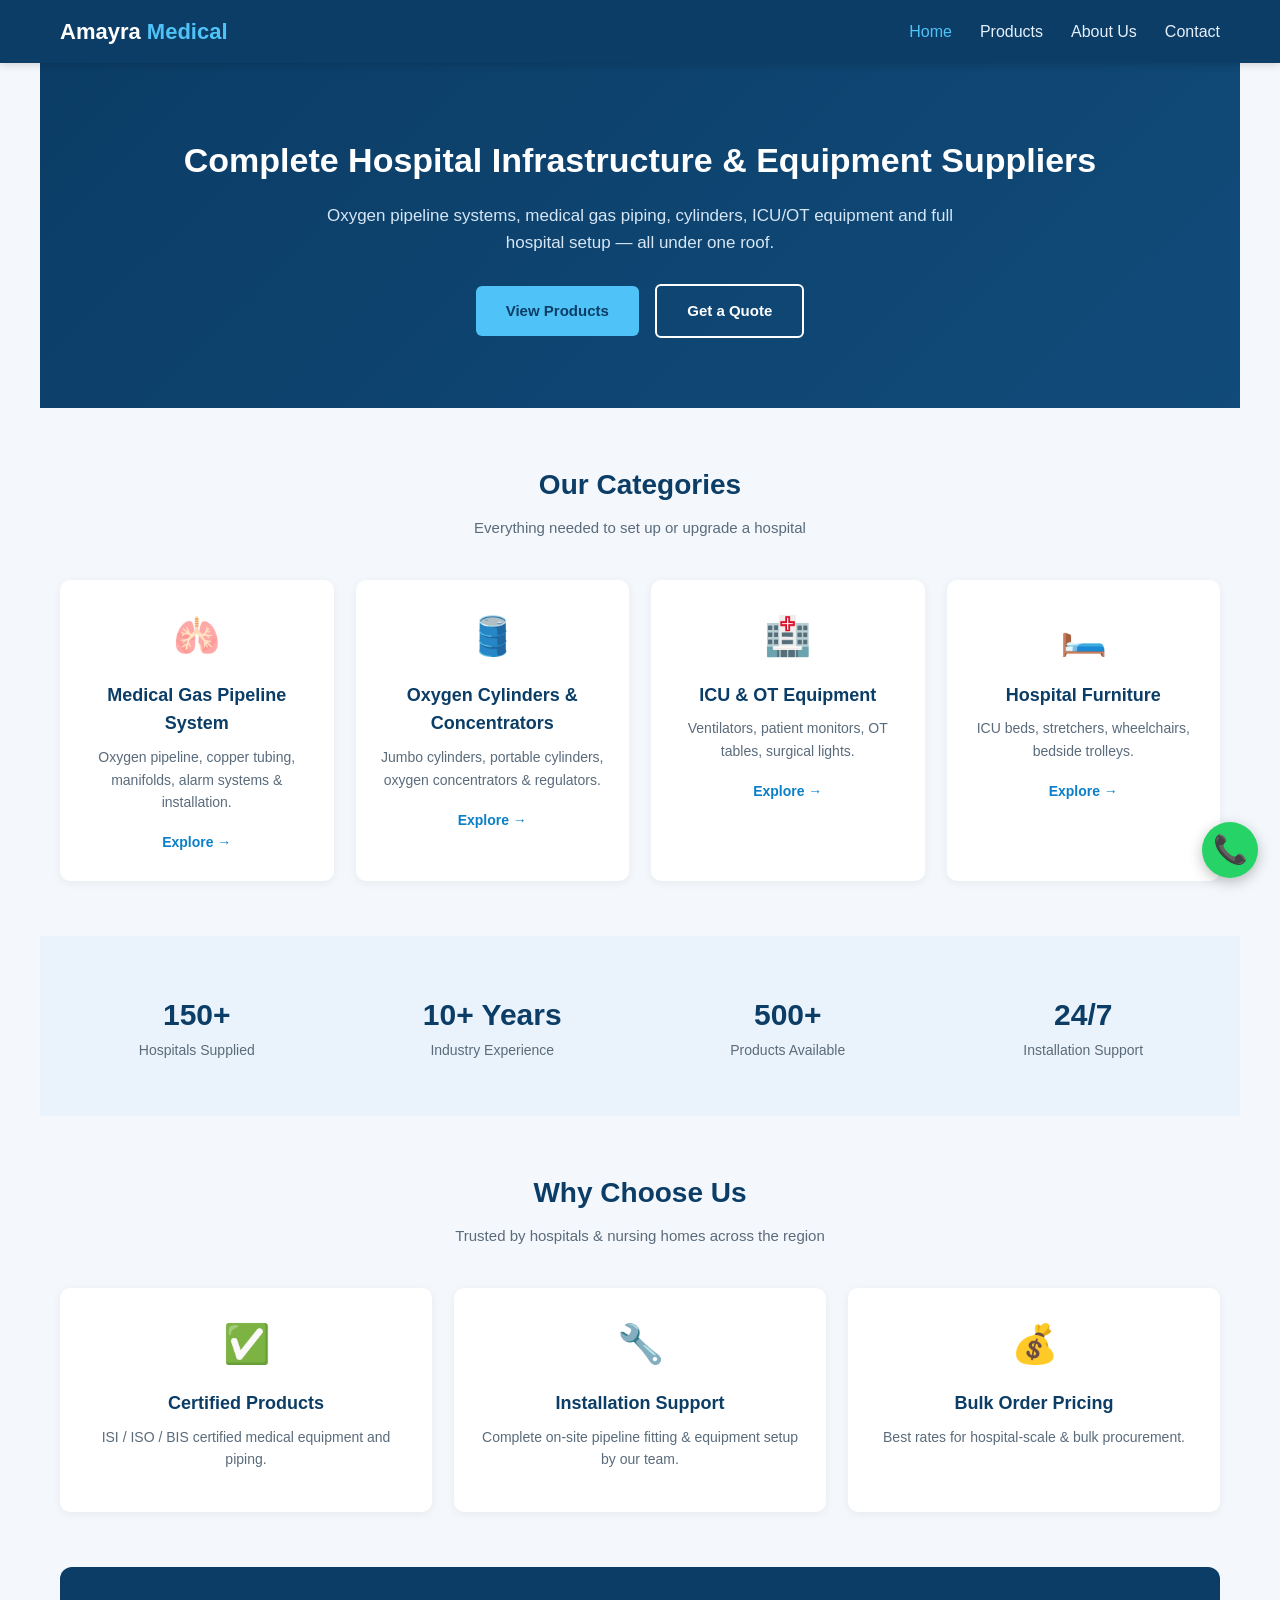
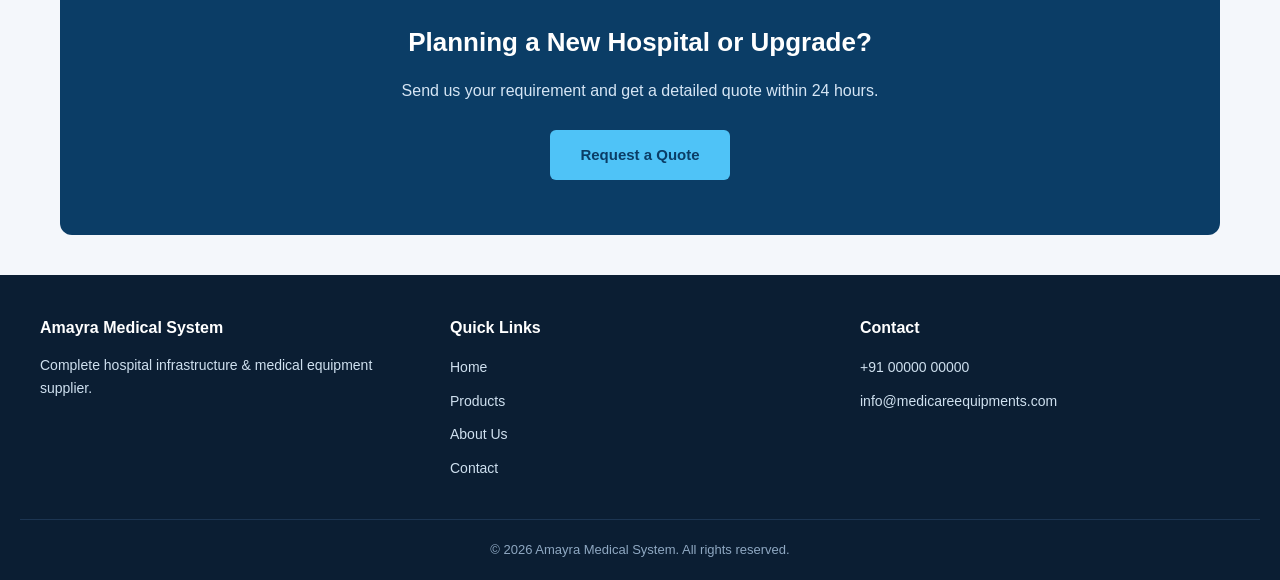
<file: index-2 (1).html>
<!DOCTYPE html>
<html lang="en">
<head>
<meta charset="UTF-8">
<meta name="viewport" content="width=device-width, initial-scale=1.0">
<title>Amayra Medical System | Complete Hospital Setup Solutions</title>
<link rel="stylesheet" href="style.css">
</head>
<body>

<header>
    <div class="nav-wrap">
        <a href="index.html" class="logo">Amayra <span>Medical</span></a>
        <button class="menu-toggle" onclick="document.querySelector('nav ul').classList.toggle('show')">&#9776;</button>
        <nav>
            <ul>
                <li><a href="index.html" class="active">Home</a></li>
                <li><a href="products.html">Products</a></li>
                <li><a href="about.html">About Us</a></li>
                <li><a href="contact.html">Contact</a></li>
            </ul>
        </nav>
    </div>
</header>

<section class="hero">
    <h1>Complete Hospital Infrastructure &amp; Equipment Suppliers</h1>
    <p>Oxygen pipeline systems, medical gas piping, cylinders, ICU/OT equipment and full hospital setup — all under one roof.</p>
    <a href="products.html" class="btn">View Products</a>
    <a href="contact.html" class="btn btn-outline">Get a Quote</a>
</section>

<section>
    <h2 class="section-title">Our Categories</h2>
    <p class="section-sub">Everything needed to set up or upgrade a hospital</p>
    <div class="grid">
        <div class="card">
            <div class="icon">🫁</div>
            <h3>Medical Gas Pipeline System</h3>
            <p>Oxygen pipeline, copper tubing, manifolds, alarm systems &amp; installation.</p>
            <a href="products.html">Explore &rarr;</a>
        </div>
        <div class="card">
            <div class="icon">🛢️</div>
            <h3>Oxygen Cylinders &amp; Concentrators</h3>
            <p>Jumbo cylinders, portable cylinders, oxygen concentrators &amp; regulators.</p>
            <a href="products.html">Explore &rarr;</a>
        </div>
        <div class="card">
            <div class="icon">🏥</div>
            <h3>ICU &amp; OT Equipment</h3>
            <p>Ventilators, patient monitors, OT tables, surgical lights.</p>
            <a href="products.html">Explore &rarr;</a>
        </div>
        <div class="card">
            <div class="icon">🛏️</div>
            <h3>Hospital Furniture</h3>
            <p>ICU beds, stretchers, wheelchairs, bedside trolleys.</p>
            <a href="products.html">Explore &rarr;</a>
        </div>
    </div>
</section>

<section class="trust">
    <div class="grid">
        <div>
            <h2>150+</h2>
            <p>Hospitals Supplied</p>
        </div>
        <div>
            <h2>10+ Years</h2>
            <p>Industry Experience</p>
        </div>
        <div>
            <h2>500+</h2>
            <p>Products Available</p>
        </div>
        <div>
            <h2>24/7</h2>
            <p>Installation Support</p>
        </div>
    </div>
</section>

<section>
    <h2 class="section-title">Why Choose Us</h2>
    <p class="section-sub">Trusted by hospitals &amp; nursing homes across the region</p>
    <div class="grid">
        <div class="card">
            <div class="icon">✅</div>
            <h3>Certified Products</h3>
            <p>ISI / ISO / BIS certified medical equipment and piping.</p>
        </div>
        <div class="card">
            <div class="icon">🔧</div>
            <h3>Installation Support</h3>
            <p>Complete on-site pipeline fitting &amp; equipment setup by our team.</p>
        </div>
        <div class="card">
            <div class="icon">💰</div>
            <h3>Bulk Order Pricing</h3>
            <p>Best rates for hospital-scale &amp; bulk procurement.</p>
        </div>
    </div>
</section>

<section style="text-align:center; background:#0b3d66; color:#fff; border-radius:12px; max-width:1160px;">
    <h2 style="font-size:26px; margin-bottom:14px;">Planning a New Hospital or Upgrade?</h2>
    <p style="color:#d6e6f5; margin-bottom:26px;">Send us your requirement and get a detailed quote within 24 hours.</p>
    <a href="contact.html" class="btn">Request a Quote</a>
</section>

<footer>
    <div class="footer-wrap">
        <div>
            <h4>Amayra Medical System</h4>
            <p style="font-size:14px;">Complete hospital infrastructure &amp; medical equipment supplier.</p>
        </div>
        <div>
            <h4>Quick Links</h4>
            <ul>
                <li><a href="index.html">Home</a></li>
                <li><a href="products.html">Products</a></li>
                <li><a href="about.html">About Us</a></li>
                <li><a href="contact.html">Contact</a></li>
            </ul>
        </div>
        <div>
            <h4>Contact</h4>
            <ul>
                <li><a href="tel:+910000000000">+91 00000 00000</a></li>
                <li><a href="mailto:info@medicareequipments.com">info@medicareequipments.com</a></li>
            </ul>
        </div>
    </div>
    <div class="footer-bottom">&copy; 2026 Amayra Medical System. All rights reserved.</div>
</footer>

<a href="https://wa.me/910000000000" class="whatsapp-float" target="_blank">&#128222;</a>

</body>
</html>
</file>
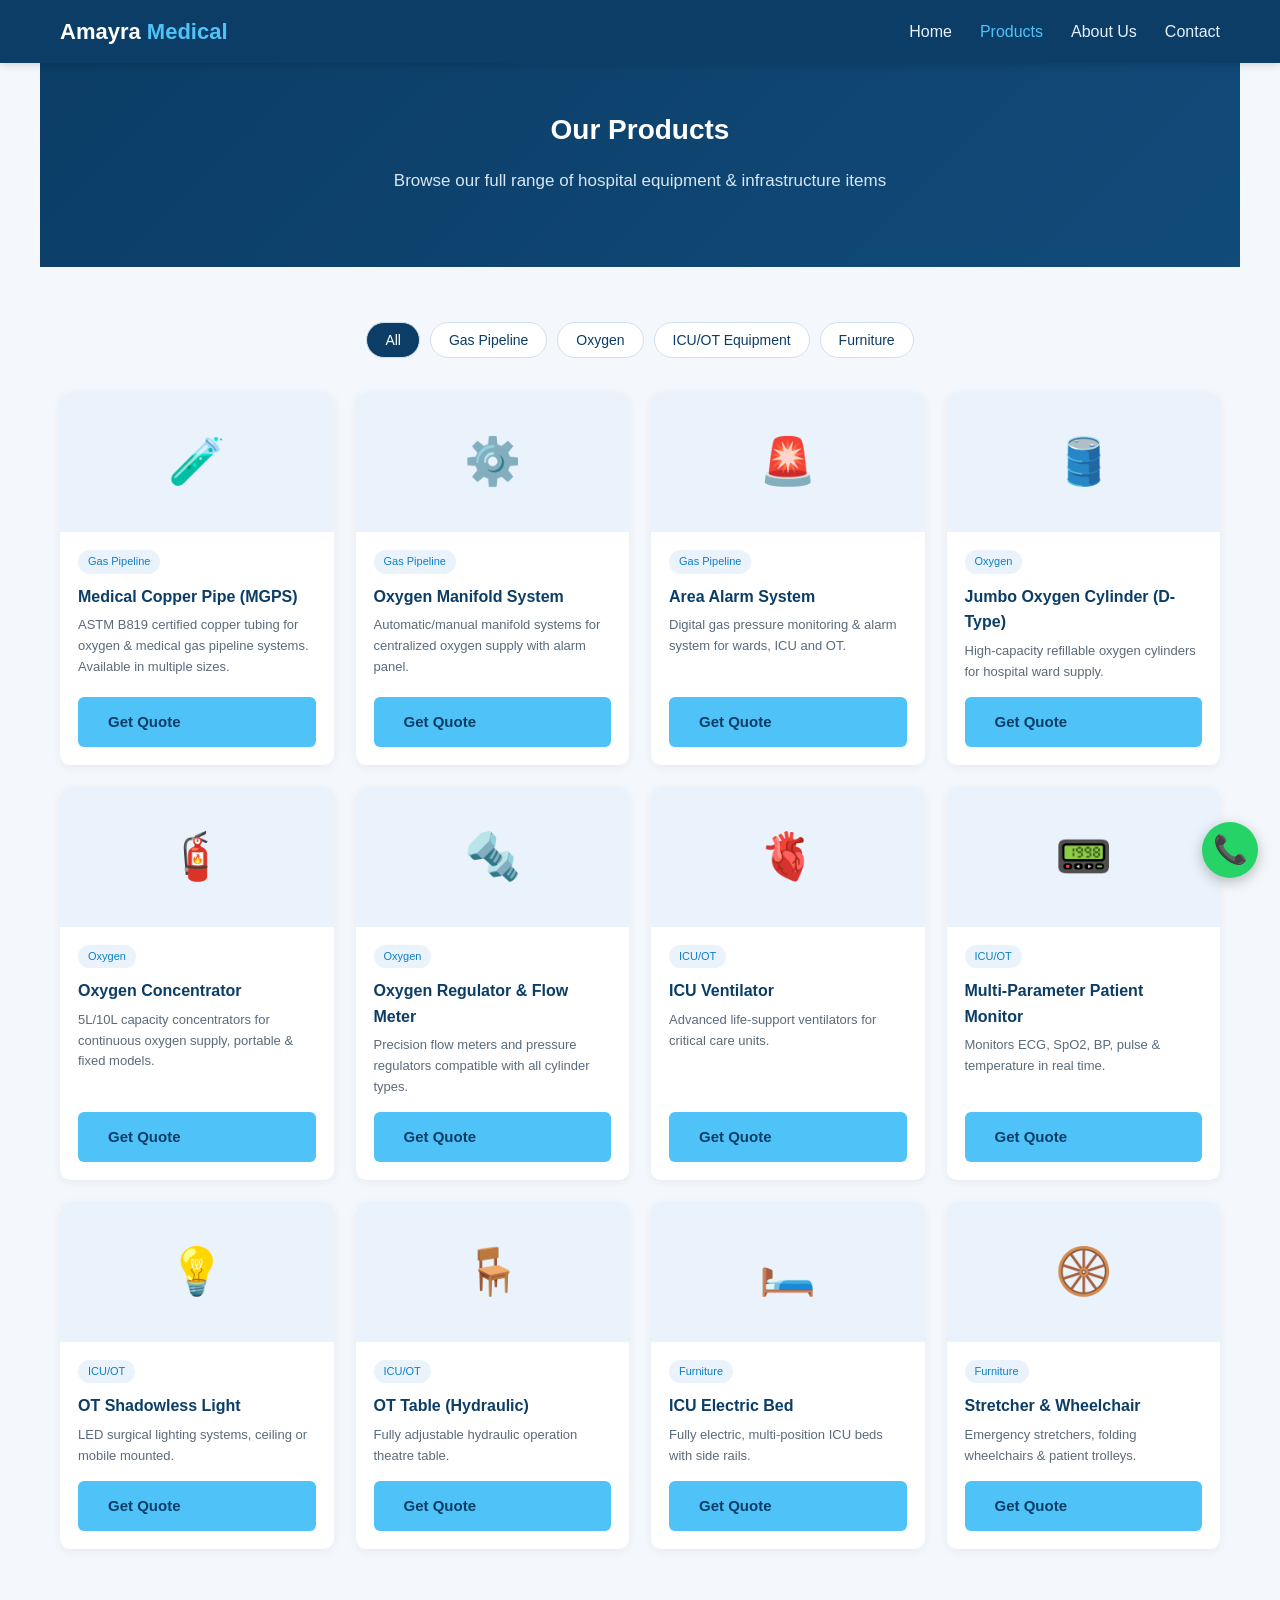
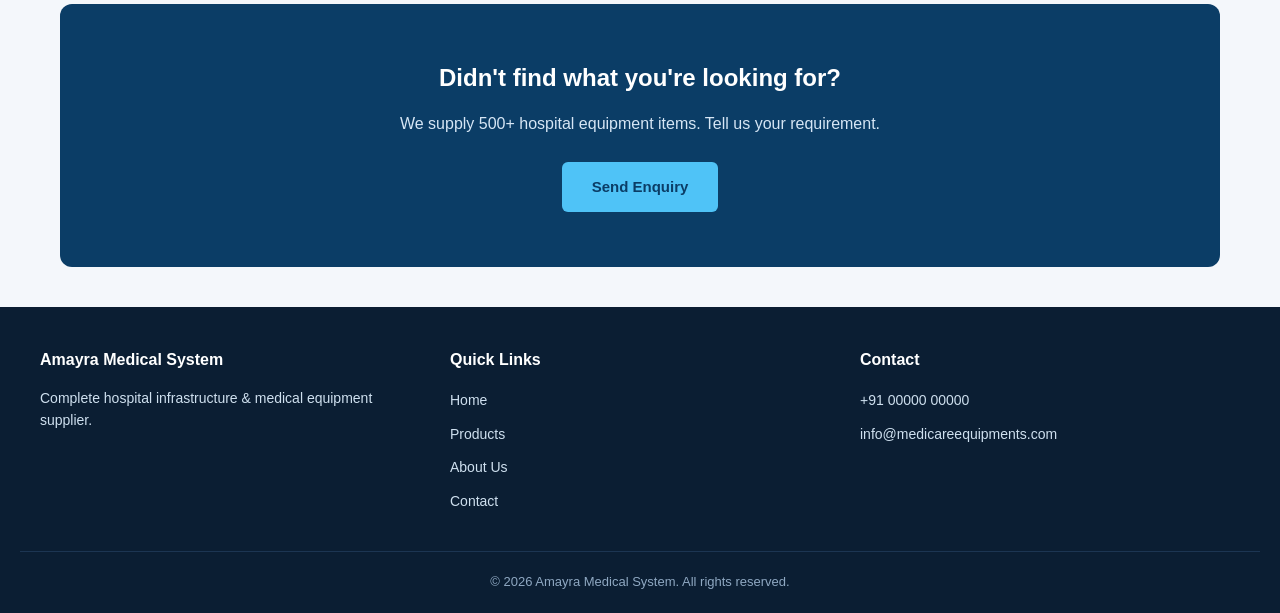
<file: products-1.html>
<!DOCTYPE html>
<html lang="en">
<head>
<meta charset="UTF-8">
<meta name="viewport" content="width=device-width, initial-scale=1.0">
<title>Products | Amayra Medical System</title>
<link rel="stylesheet" href="style.css">
</head>
<body>

<header>
    <div class="nav-wrap">
        <a href="index.html" class="logo">Amayra <span>Medical</span></a>
        <button class="menu-toggle" onclick="document.querySelector('nav ul').classList.toggle('show')">&#9776;</button>
        <nav>
            <ul>
                <li><a href="index.html">Home</a></li>
                <li><a href="products.html" class="active">Products</a></li>
                <li><a href="about.html">About Us</a></li>
                <li><a href="contact.html">Contact</a></li>
            </ul>
        </nav>
    </div>
</header>

<section class="hero" style="padding:45px 20px;">
    <h1 style="font-size:28px;">Our Products</h1>
    <p>Browse our full range of hospital equipment &amp; infrastructure items</p>
</section>

<section>
    <div class="filter-bar">
        <button class="active" data-filter="all">All</button>
        <button data-filter="pipeline">Gas Pipeline</button>
        <button data-filter="oxygen">Oxygen</button>
        <button data-filter="icu">ICU/OT Equipment</button>
        <button data-filter="furniture">Furniture</button>
    </div>

    <div class="grid" id="productGrid">

        <div class="product-card" data-cat="pipeline">
            <div class="product-img">🧪</div>
            <div class="product-body">
                <span class="tag">Gas Pipeline</span>
                <h3>Medical Copper Pipe (MGPS)</h3>
                <p>ASTM B819 certified copper tubing for oxygen &amp; medical gas pipeline systems. Available in multiple sizes.</p>
                <a href="contact.html" class="btn">Get Quote</a>
            </div>
        </div>

        <div class="product-card" data-cat="pipeline">
            <div class="product-img">⚙️</div>
            <div class="product-body">
                <span class="tag">Gas Pipeline</span>
                <h3>Oxygen Manifold System</h3>
                <p>Automatic/manual manifold systems for centralized oxygen supply with alarm panel.</p>
                <a href="contact.html" class="btn">Get Quote</a>
            </div>
        </div>

        <div class="product-card" data-cat="pipeline">
            <div class="product-img">🚨</div>
            <div class="product-body">
                <span class="tag">Gas Pipeline</span>
                <h3>Area Alarm System</h3>
                <p>Digital gas pressure monitoring &amp; alarm system for wards, ICU and OT.</p>
                <a href="contact.html" class="btn">Get Quote</a>
            </div>
        </div>

        <div class="product-card" data-cat="oxygen">
            <div class="product-img">🛢️</div>
            <div class="product-body">
                <span class="tag">Oxygen</span>
                <h3>Jumbo Oxygen Cylinder (D-Type)</h3>
                <p>High-capacity refillable oxygen cylinders for hospital ward supply.</p>
                <a href="contact.html" class="btn">Get Quote</a>
            </div>
        </div>

        <div class="product-card" data-cat="oxygen">
            <div class="product-img">🧯</div>
            <div class="product-body">
                <span class="tag">Oxygen</span>
                <h3>Oxygen Concentrator</h3>
                <p>5L/10L capacity concentrators for continuous oxygen supply, portable &amp; fixed models.</p>
                <a href="contact.html" class="btn">Get Quote</a>
            </div>
        </div>

        <div class="product-card" data-cat="oxygen">
            <div class="product-img">🔩</div>
            <div class="product-body">
                <span class="tag">Oxygen</span>
                <h3>Oxygen Regulator &amp; Flow Meter</h3>
                <p>Precision flow meters and pressure regulators compatible with all cylinder types.</p>
                <a href="contact.html" class="btn">Get Quote</a>
            </div>
        </div>

        <div class="product-card" data-cat="icu">
            <div class="product-img">🫀</div>
            <div class="product-body">
                <span class="tag">ICU/OT</span>
                <h3>ICU Ventilator</h3>
                <p>Advanced life-support ventilators for critical care units.</p>
                <a href="contact.html" class="btn">Get Quote</a>
            </div>
        </div>

        <div class="product-card" data-cat="icu">
            <div class="product-img">📟</div>
            <div class="product-body">
                <span class="tag">ICU/OT</span>
                <h3>Multi-Parameter Patient Monitor</h3>
                <p>Monitors ECG, SpO2, BP, pulse &amp; temperature in real time.</p>
                <a href="contact.html" class="btn">Get Quote</a>
            </div>
        </div>

        <div class="product-card" data-cat="icu">
            <div class="product-img">💡</div>
            <div class="product-body">
                <span class="tag">ICU/OT</span>
                <h3>OT Shadowless Light</h3>
                <p>LED surgical lighting systems, ceiling or mobile mounted.</p>
                <a href="contact.html" class="btn">Get Quote</a>
            </div>
        </div>

        <div class="product-card" data-cat="icu">
            <div class="product-img">🪑</div>
            <div class="product-body">
                <span class="tag">ICU/OT</span>
                <h3>OT Table (Hydraulic)</h3>
                <p>Fully adjustable hydraulic operation theatre table.</p>
                <a href="contact.html" class="btn">Get Quote</a>
            </div>
        </div>

        <div class="product-card" data-cat="furniture">
            <div class="product-img">🛏️</div>
            <div class="product-body">
                <span class="tag">Furniture</span>
                <h3>ICU Electric Bed</h3>
                <p>Fully electric, multi-position ICU beds with side rails.</p>
                <a href="contact.html" class="btn">Get Quote</a>
            </div>
        </div>

        <div class="product-card" data-cat="furniture">
            <div class="product-img">🛞</div>
            <div class="product-body">
                <span class="tag">Furniture</span>
                <h3>Stretcher &amp; Wheelchair</h3>
                <p>Emergency stretchers, folding wheelchairs &amp; patient trolleys.</p>
                <a href="contact.html" class="btn">Get Quote</a>
            </div>
        </div>

    </div>
</section>

<section style="text-align:center; background:#0b3d66; color:#fff; border-radius:12px; max-width:1160px;">
    <h2 style="font-size:24px; margin-bottom:14px;">Didn't find what you're looking for?</h2>
    <p style="color:#d6e6f5; margin-bottom:26px;">We supply 500+ hospital equipment items. Tell us your requirement.</p>
    <a href="contact.html" class="btn">Send Enquiry</a>
</section>

<footer>
    <div class="footer-wrap">
        <div>
            <h4>Amayra Medical System</h4>
            <p style="font-size:14px;">Complete hospital infrastructure &amp; medical equipment supplier.</p>
        </div>
        <div>
            <h4>Quick Links</h4>
            <ul>
                <li><a href="index.html">Home</a></li>
                <li><a href="products.html">Products</a></li>
                <li><a href="about.html">About Us</a></li>
                <li><a href="contact.html">Contact</a></li>
            </ul>
        </div>
        <div>
            <h4>Contact</h4>
            <ul>
                <li><a href="tel:+910000000000">+91 00000 00000</a></li>
                <li><a href="mailto:info@medicareequipments.com">info@medicareequipments.com</a></li>
            </ul>
        </div>
    </div>
    <div class="footer-bottom">&copy; 2026 Amayra Medical System. All rights reserved.</div>
</footer>

<a href="https://wa.me/910000000000" class="whatsapp-float" target="_blank">&#128222;</a>

<script>
const buttons = document.querySelectorAll('.filter-bar button');
const cards = document.querySelectorAll('.product-card');

buttons.forEach(btn => {
    btn.addEventListener('click', () => {
        buttons.forEach(b => b.classList.remove('active'));
        btn.classList.add('active');
        const filter = btn.dataset.filter;
        cards.forEach(card => {
            if (filter === 'all' || card.dataset.cat === filter) {
                card.style.display = 'flex';
            } else {
                card.style.display = 'none';
            }
        });
    });
});
</script>

</body>
</html>
</file>
<file: style.css>
* {
    box-sizing: border-box;
    margin: 0;
    padding: 0;
    font-family: Arial, Helvetica, sans-serif;
}

body {
    background: #f4f7fb;
    color: #1a1a2e;
    line-height: 1.6;
}

/* ---------- Header ---------- */
header {
    background: #0b3d66;
    color: #fff;
    position: sticky;
    top: 0;
    z-index: 100;
    box-shadow: 0 2px 8px rgba(0,0,0,0.15);
}

.nav-wrap {
    max-width: 1200px;
    margin: 0 auto;
    display: flex;
    align-items: center;
    justify-content: space-between;
    padding: 14px 20px;
}

.logo {
    font-size: 22px;
    font-weight: bold;
    color: #fff;
    text-decoration: none;
}

.logo span {
    color: #4fc3f7;
}

nav ul {
    list-style: none;
    display: flex;
    gap: 28px;
}

nav a {
    color: #e6f0fa;
    text-decoration: none;
    font-weight: 500;
    transition: color 0.2s;
}

nav a:hover, nav a.active {
    color: #4fc3f7;
}

.menu-toggle {
    display: none;
    background: none;
    border: none;
    color: #fff;
    font-size: 26px;
    cursor: pointer;
}

/* ---------- Hero ---------- */
.hero {
    background: linear-gradient(135deg, #0b3d66, #114b7a);
    color: #fff;
    padding: 70px 20px;
    text-align: center;
}

.hero h1 {
    font-size: 34px;
    margin-bottom: 14px;
}

.hero p {
    font-size: 17px;
    max-width: 650px;
    margin: 0 auto 28px auto;
    color: #d6e6f5;
}

.btn {
    display: inline-block;
    background: #4fc3f7;
    color: #0b3d66;
    padding: 13px 30px;
    border-radius: 6px;
    text-decoration: none;
    font-weight: bold;
    transition: 0.2s;
    border: none;
    cursor: pointer;
    font-size: 15px;
}

.btn:hover {
    background: #29b6f6;
}

.btn-outline {
    background: transparent;
    border: 2px solid #fff;
    color: #fff;
    margin-left: 12px;
}

.btn-outline:hover {
    background: #fff;
    color: #0b3d66;
}

/* ---------- Sections ---------- */
section {
    padding: 55px 20px;
    max-width: 1200px;
    margin: 0 auto;
}

.section-title {
    text-align: center;
    font-size: 28px;
    color: #0b3d66;
    margin-bottom: 8px;
}

.section-sub {
    text-align: center;
    color: #5a6b7b;
    margin-bottom: 40px;
    font-size: 15px;
}

/* ---------- Category / Product Cards ---------- */
.grid {
    display: grid;
    grid-template-columns: repeat(auto-fit, minmax(240px, 1fr));
    gap: 22px;
}

.card {
    background: #fff;
    border-radius: 10px;
    padding: 26px 20px;
    box-shadow: 0 2px 10px rgba(0,0,0,0.06);
    text-align: center;
    transition: transform 0.2s, box-shadow 0.2s;
}

.card:hover {
    transform: translateY(-4px);
    box-shadow: 0 8px 20px rgba(0,0,0,0.1);
}

.card .icon {
    font-size: 38px;
    margin-bottom: 14px;
}

.card h3 {
    color: #0b3d66;
    margin-bottom: 8px;
    font-size: 18px;
}

.card p {
    color: #5a6b7b;
    font-size: 14px;
    margin-bottom: 16px;
}

.card a {
    color: #0b7fc7;
    font-weight: bold;
    text-decoration: none;
    font-size: 14px;
}

/* ---------- Trust strip ---------- */
.trust {
    background: #eaf3fb;
}

.trust .grid {
    grid-template-columns: repeat(auto-fit, minmax(180px, 1fr));
    text-align: center;
}

.trust h2 {
    font-size: 30px;
    color: #0b3d66;
}

.trust p {
    color: #5a6b7b;
    font-size: 14px;
}

/* ---------- Product Table / List ---------- */
.filter-bar {
    display: flex;
    flex-wrap: wrap;
    gap: 10px;
    justify-content: center;
    margin-bottom: 34px;
}

.filter-bar button {
    background: #fff;
    border: 1px solid #cfe0ef;
    color: #0b3d66;
    padding: 9px 18px;
    border-radius: 20px;
    cursor: pointer;
    font-size: 14px;
    transition: 0.2s;
}

.filter-bar button:hover,
.filter-bar button.active {
    background: #0b3d66;
    color: #fff;
}

.product-card {
    background: #fff;
    border-radius: 10px;
    overflow: hidden;
    box-shadow: 0 2px 10px rgba(0,0,0,0.06);
    display: flex;
    flex-direction: column;
}

.product-img {
    height: 140px;
    background: #eaf3fb;
    display: flex;
    align-items: center;
    justify-content: center;
    font-size: 46px;
}

.product-body {
    padding: 18px;
    flex: 1;
    display: flex;
    flex-direction: column;
}

.product-body h3 {
    color: #0b3d66;
    font-size: 16px;
    margin-bottom: 6px;
}

.product-body p {
    color: #5a6b7b;
    font-size: 13px;
    margin-bottom: 14px;
    flex: 1;
}

.tag {
    display: inline-block;
    background: #eaf3fb;
    color: #0b7fc7;
    font-size: 11px;
    padding: 3px 10px;
    border-radius: 12px;
    margin-bottom: 10px;
    width: fit-content;
}

/* ---------- Form ---------- */
.form-wrap {
    background: #fff;
    max-width: 650px;
    margin: 0 auto;
    padding: 34px;
    border-radius: 10px;
    box-shadow: 0 2px 10px rgba(0,0,0,0.06);
}

.form-wrap label {
    display: block;
    font-size: 14px;
    color: #0b3d66;
    font-weight: bold;
    margin-bottom: 6px;
    margin-top: 16px;
}

.form-wrap input,
.form-wrap select,
.form-wrap textarea {
    width: 100%;
    padding: 11px;
    border: 1px solid #cfe0ef;
    border-radius: 6px;
    font-size: 14px;
}

.form-wrap textarea {
    resize: vertical;
    min-height: 100px;
}

.form-wrap button {
    margin-top: 22px;
    width: 100%;
}

/* ---------- About ---------- */
.about-flex {
    display: flex;
    gap: 40px;
    flex-wrap: wrap;
    align-items: center;
}

.about-flex > div {
    flex: 1;
    min-width: 280px;
}

.about-flex .icon-block {
    background: #0b3d66;
    color: #fff;
    border-radius: 10px;
    padding: 50px 20px;
    text-align: center;
    font-size: 60px;
}

/* ---------- Contact info ---------- */
.contact-grid {
    display: grid;
    grid-template-columns: 1fr 1fr;
    gap: 30px;
}

.contact-info .card {
    text-align: left;
    margin-bottom: 16px;
}

@media (max-width: 800px) {
    .contact-grid { grid-template-columns: 1fr; }
}

/* ---------- Footer ---------- */
footer {
    background: #0b1e33;
    color: #cfe0ef;
    padding: 40px 20px 20px;
    margin-top: 40px;
}

.footer-wrap {
    max-width: 1200px;
    margin: 0 auto;
    display: grid;
    grid-template-columns: repeat(auto-fit, minmax(200px, 1fr));
    gap: 30px;
}

.footer-wrap h4 {
    color: #fff;
    margin-bottom: 14px;
    font-size: 16px;
}

.footer-wrap ul {
    list-style: none;
}

.footer-wrap ul li {
    margin-bottom: 8px;
}

.footer-wrap a {
    color: #cfe0ef;
    text-decoration: none;
    font-size: 14px;
}

.footer-wrap a:hover {
    color: #4fc3f7;
}

.footer-bottom {
    text-align: center;
    margin-top: 30px;
    padding-top: 20px;
    border-top: 1px solid #1c3552;
    font-size: 13px;
    color: #8fa8c2;
}

/* ---------- WhatsApp floating button ---------- */
.whatsapp-float {
    position: fixed;
    bottom: 22px;
    right: 22px;
    background: #25D366;
    color: #fff;
    width: 56px;
    height: 56px;
    border-radius: 50%;
    display: flex;
    align-items: center;
    justify-content: center;
    font-size: 28px;
    text-decoration: none;
    box-shadow: 0 4px 14px rgba(0,0,0,0.25);
    z-index: 200;
}

/* ---------- Mobile ---------- */
@media (max-width: 768px) {
    nav ul {
        position: absolute;
        top: 60px;
        left: 0;
        right: 0;
        background: #0b3d66;
        flex-direction: column;
        align-items: center;
        padding: 16px 0;
        gap: 16px;
        display: none;
    }
    nav ul.show {
        display: flex;
    }
    .menu-toggle {
        display: block;
    }
    .hero h1 {
        font-size: 26px;
    }
}
</file>
